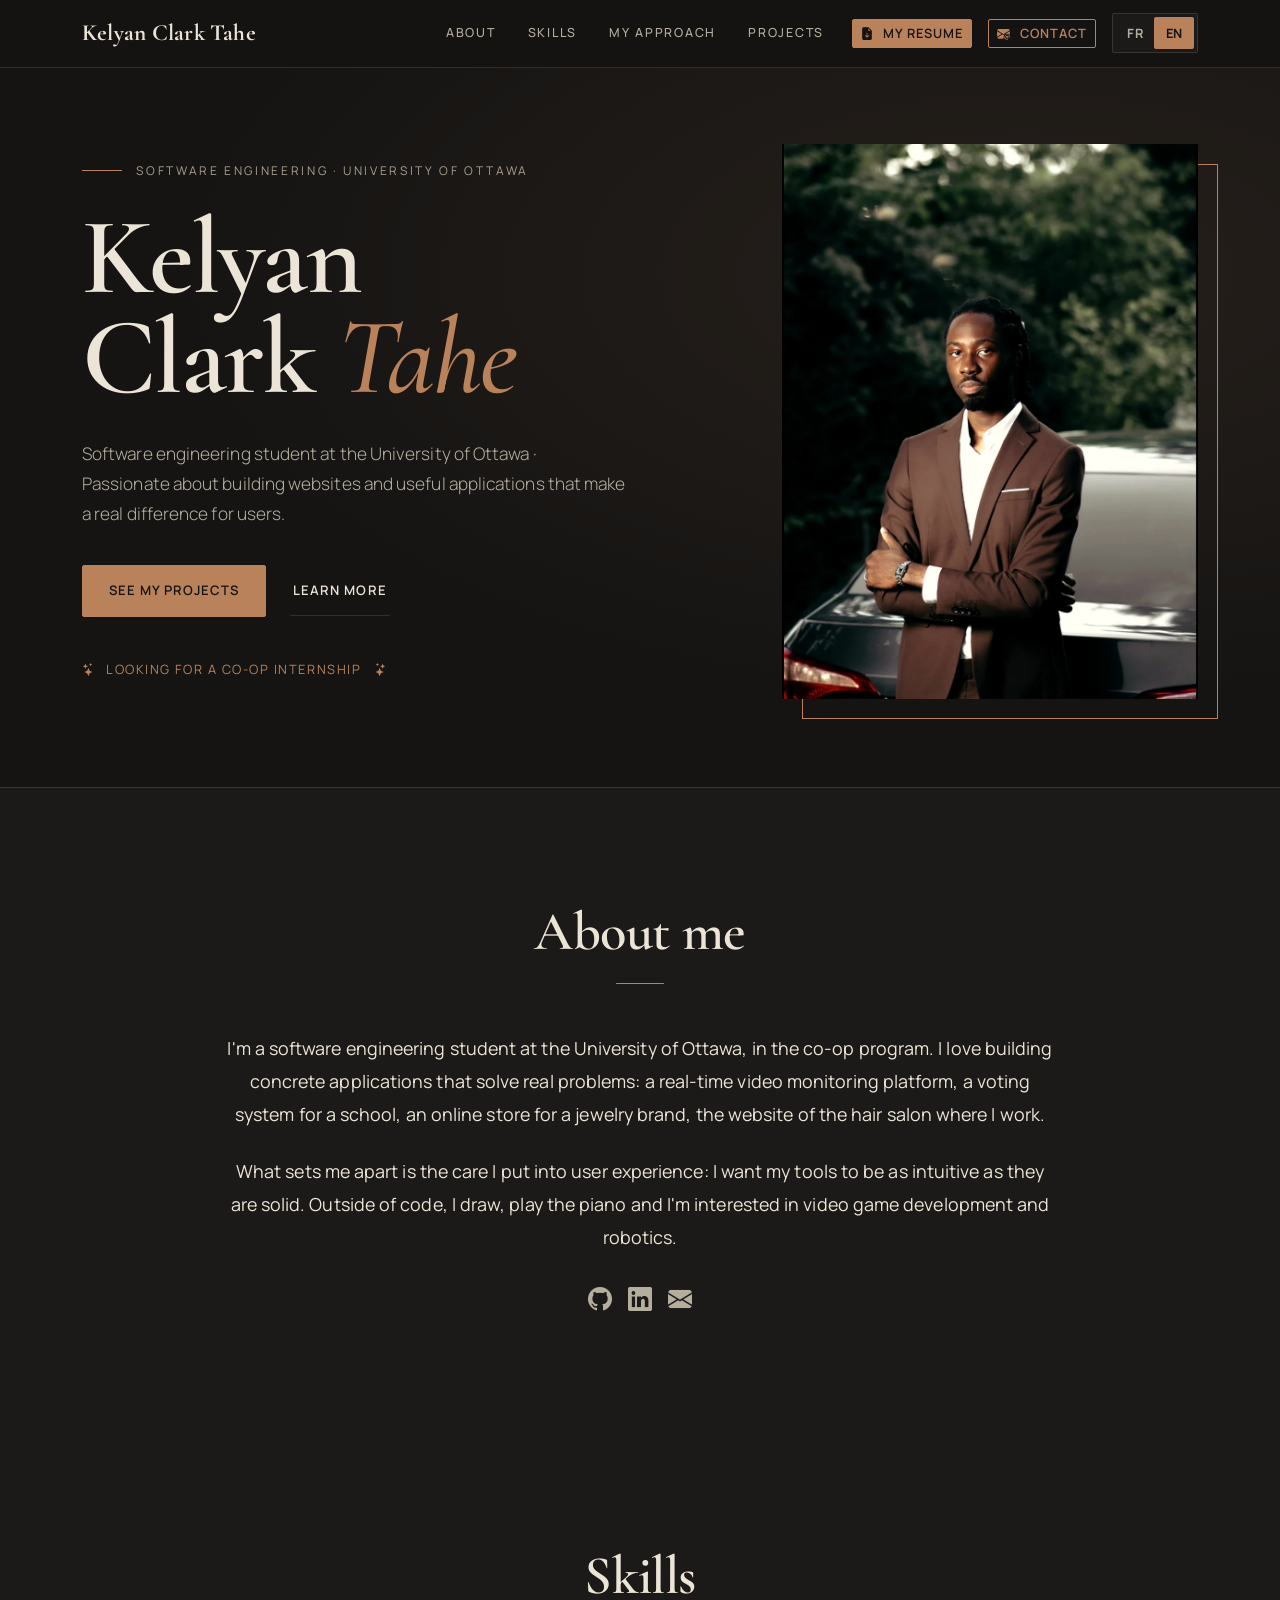
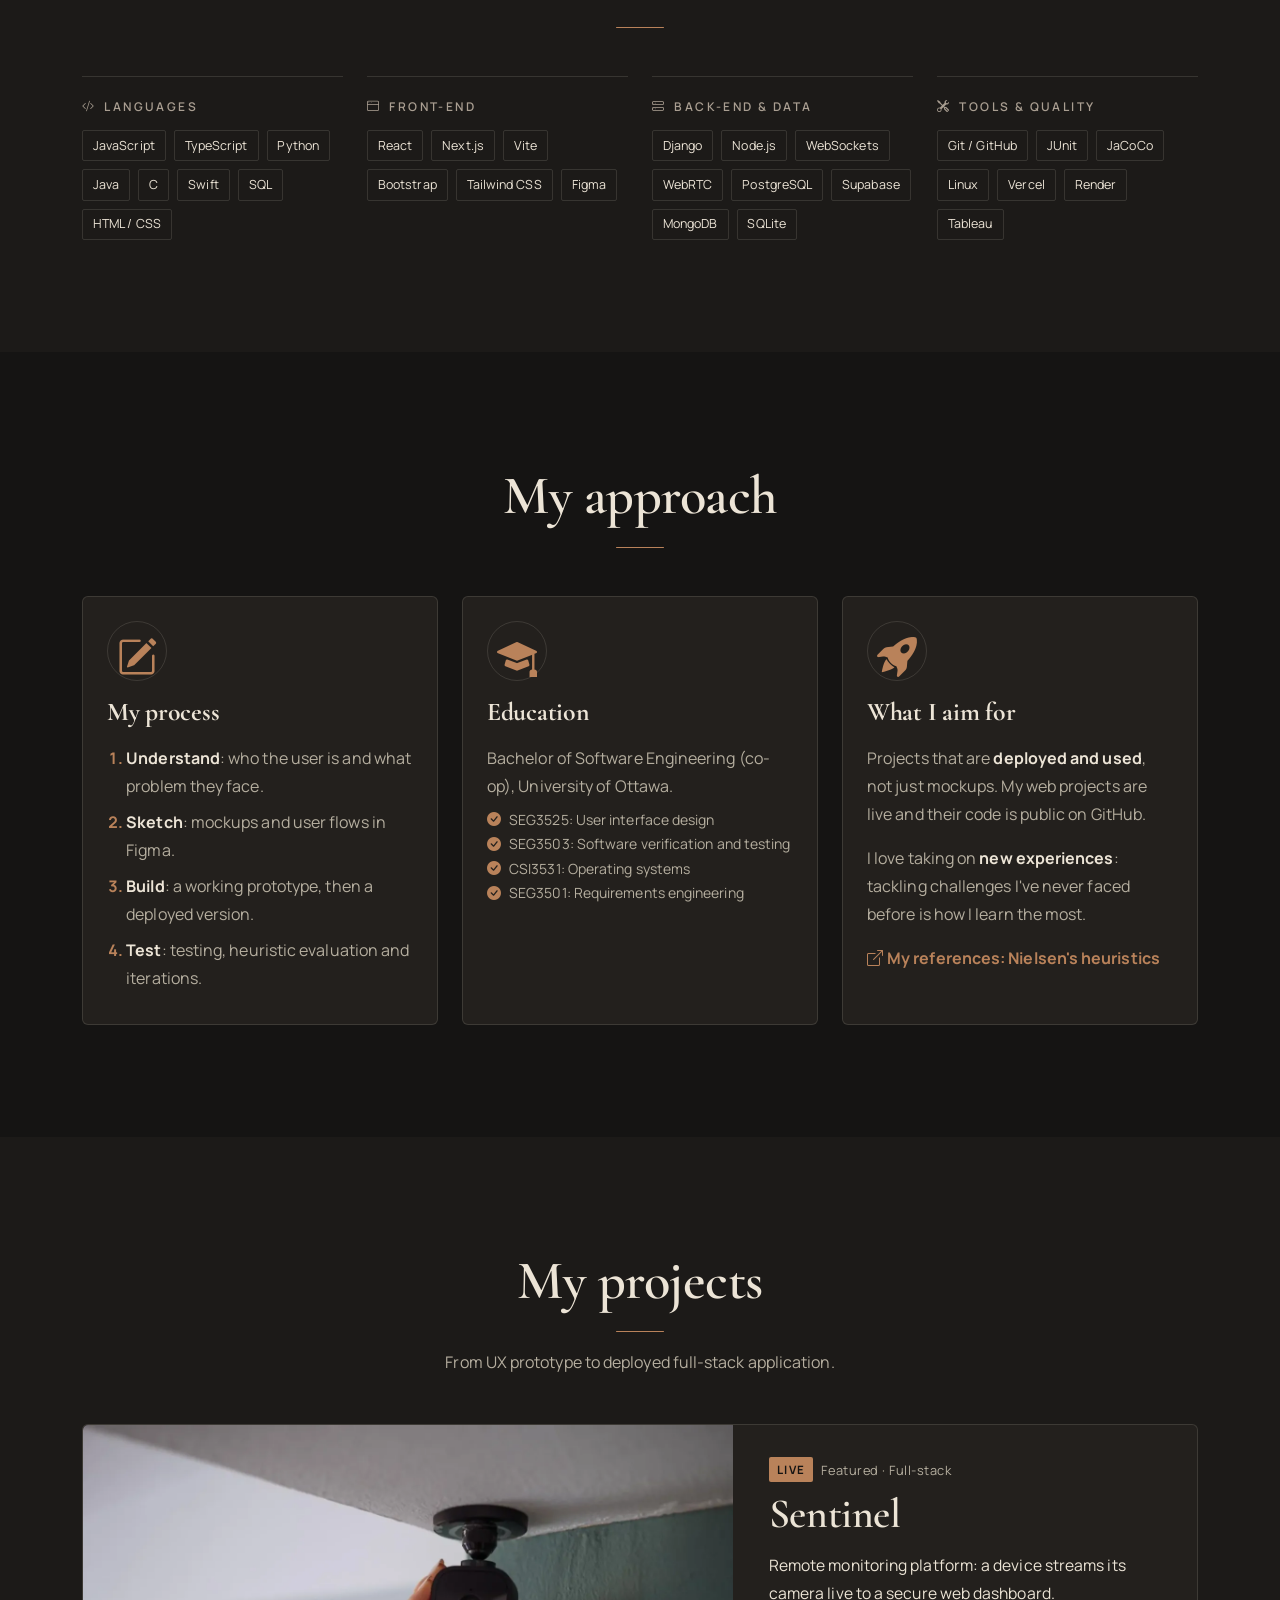
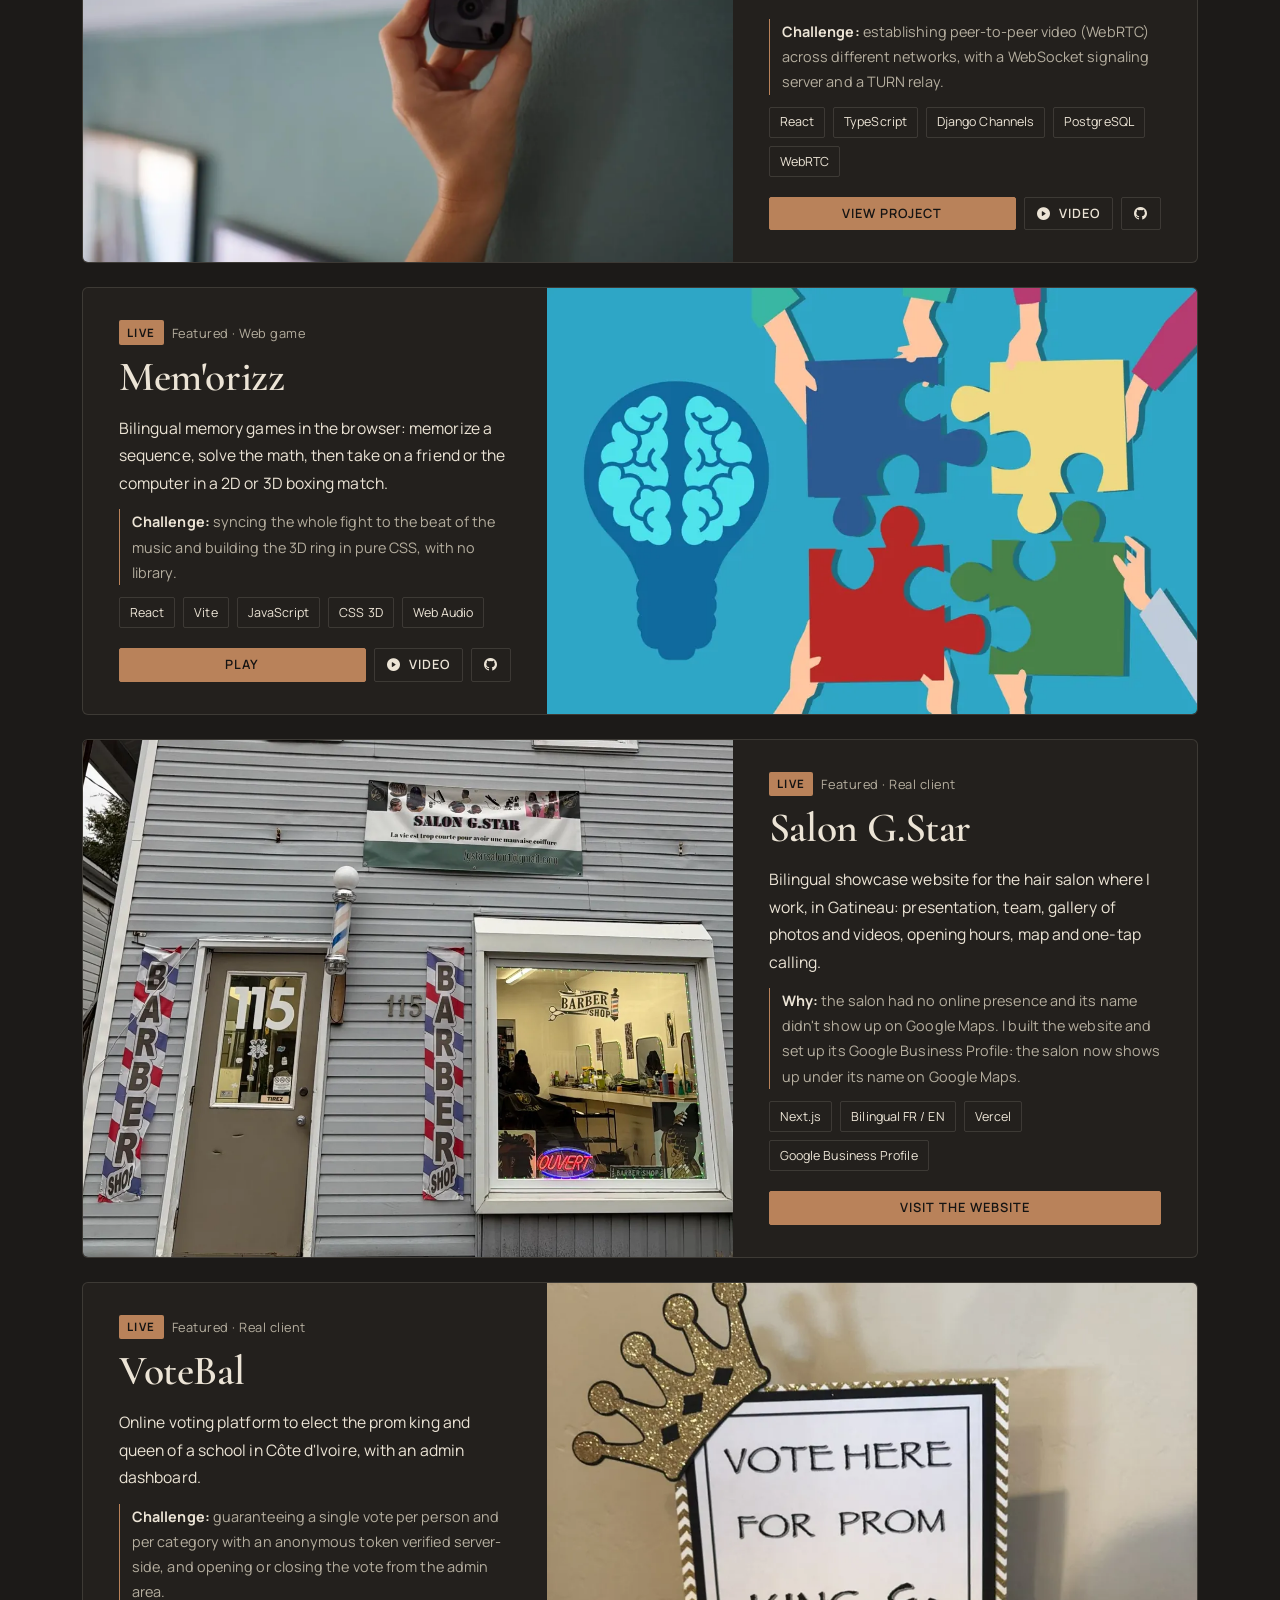
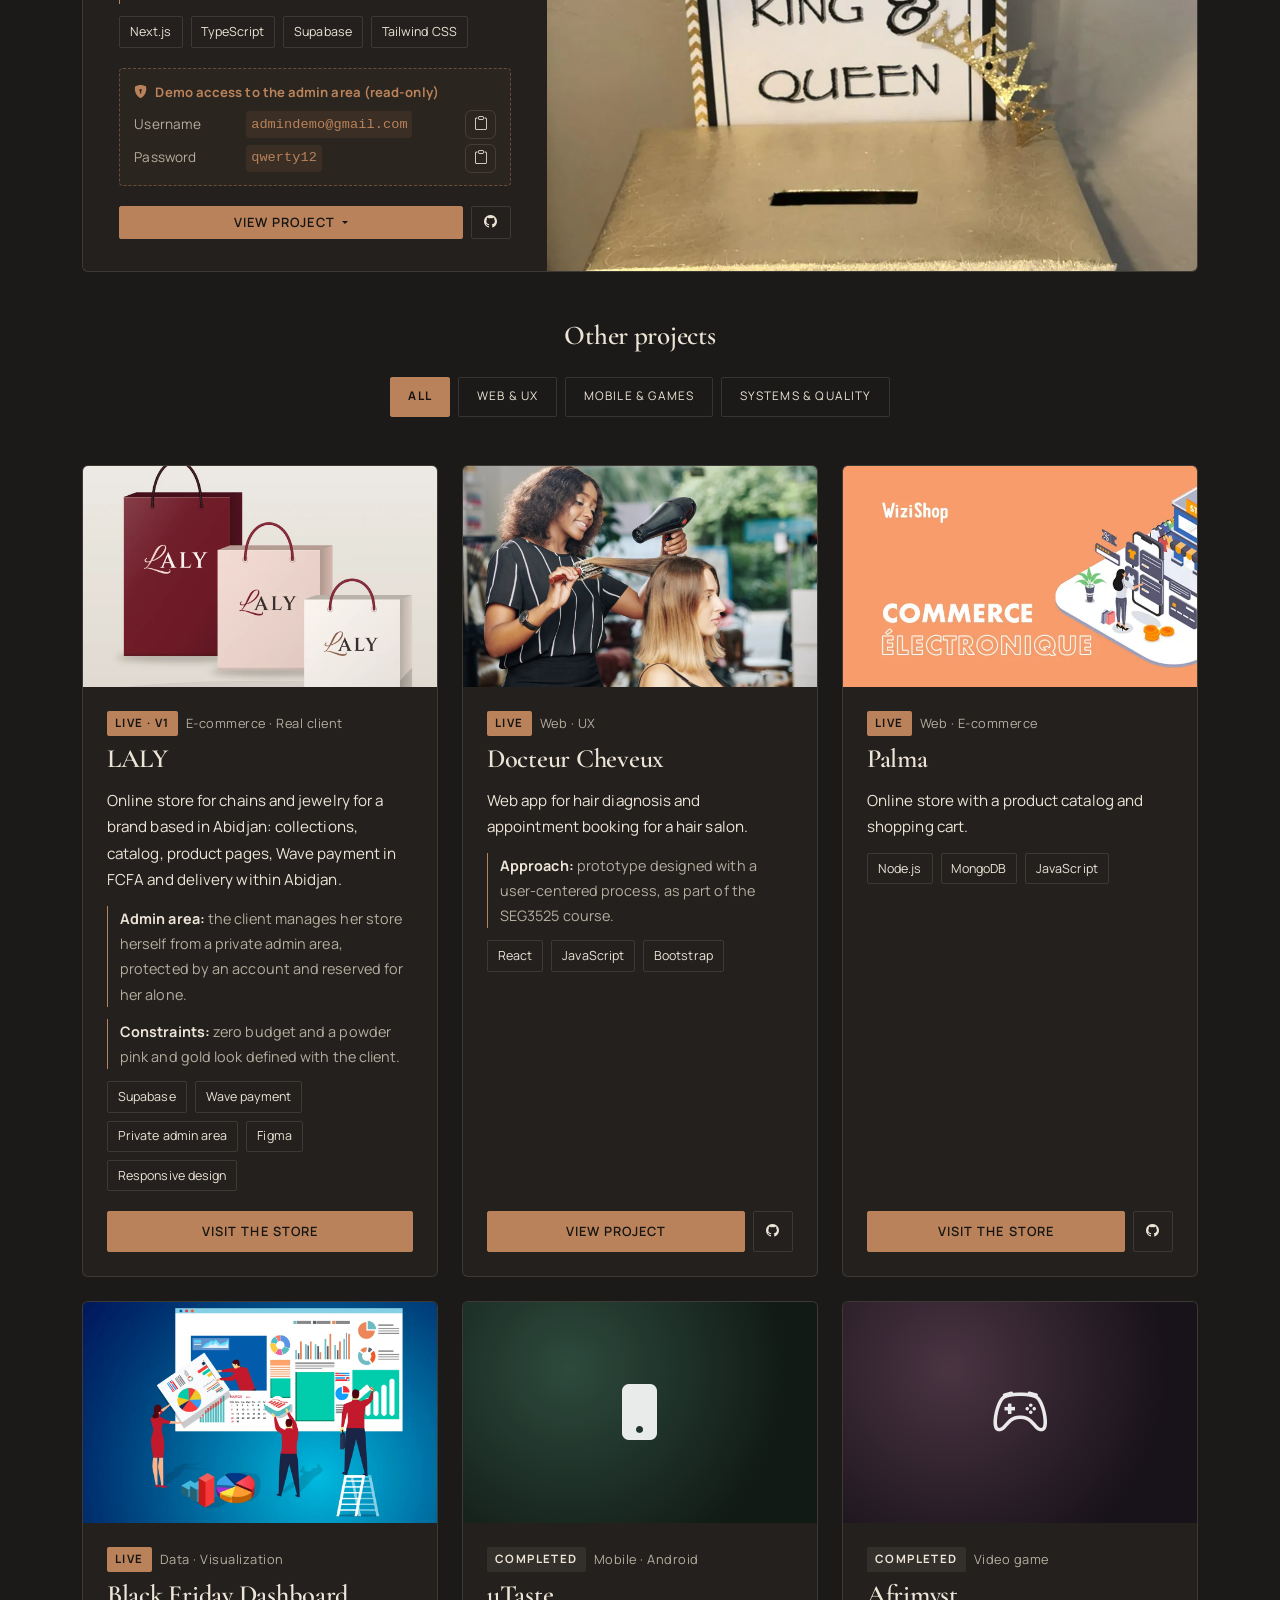
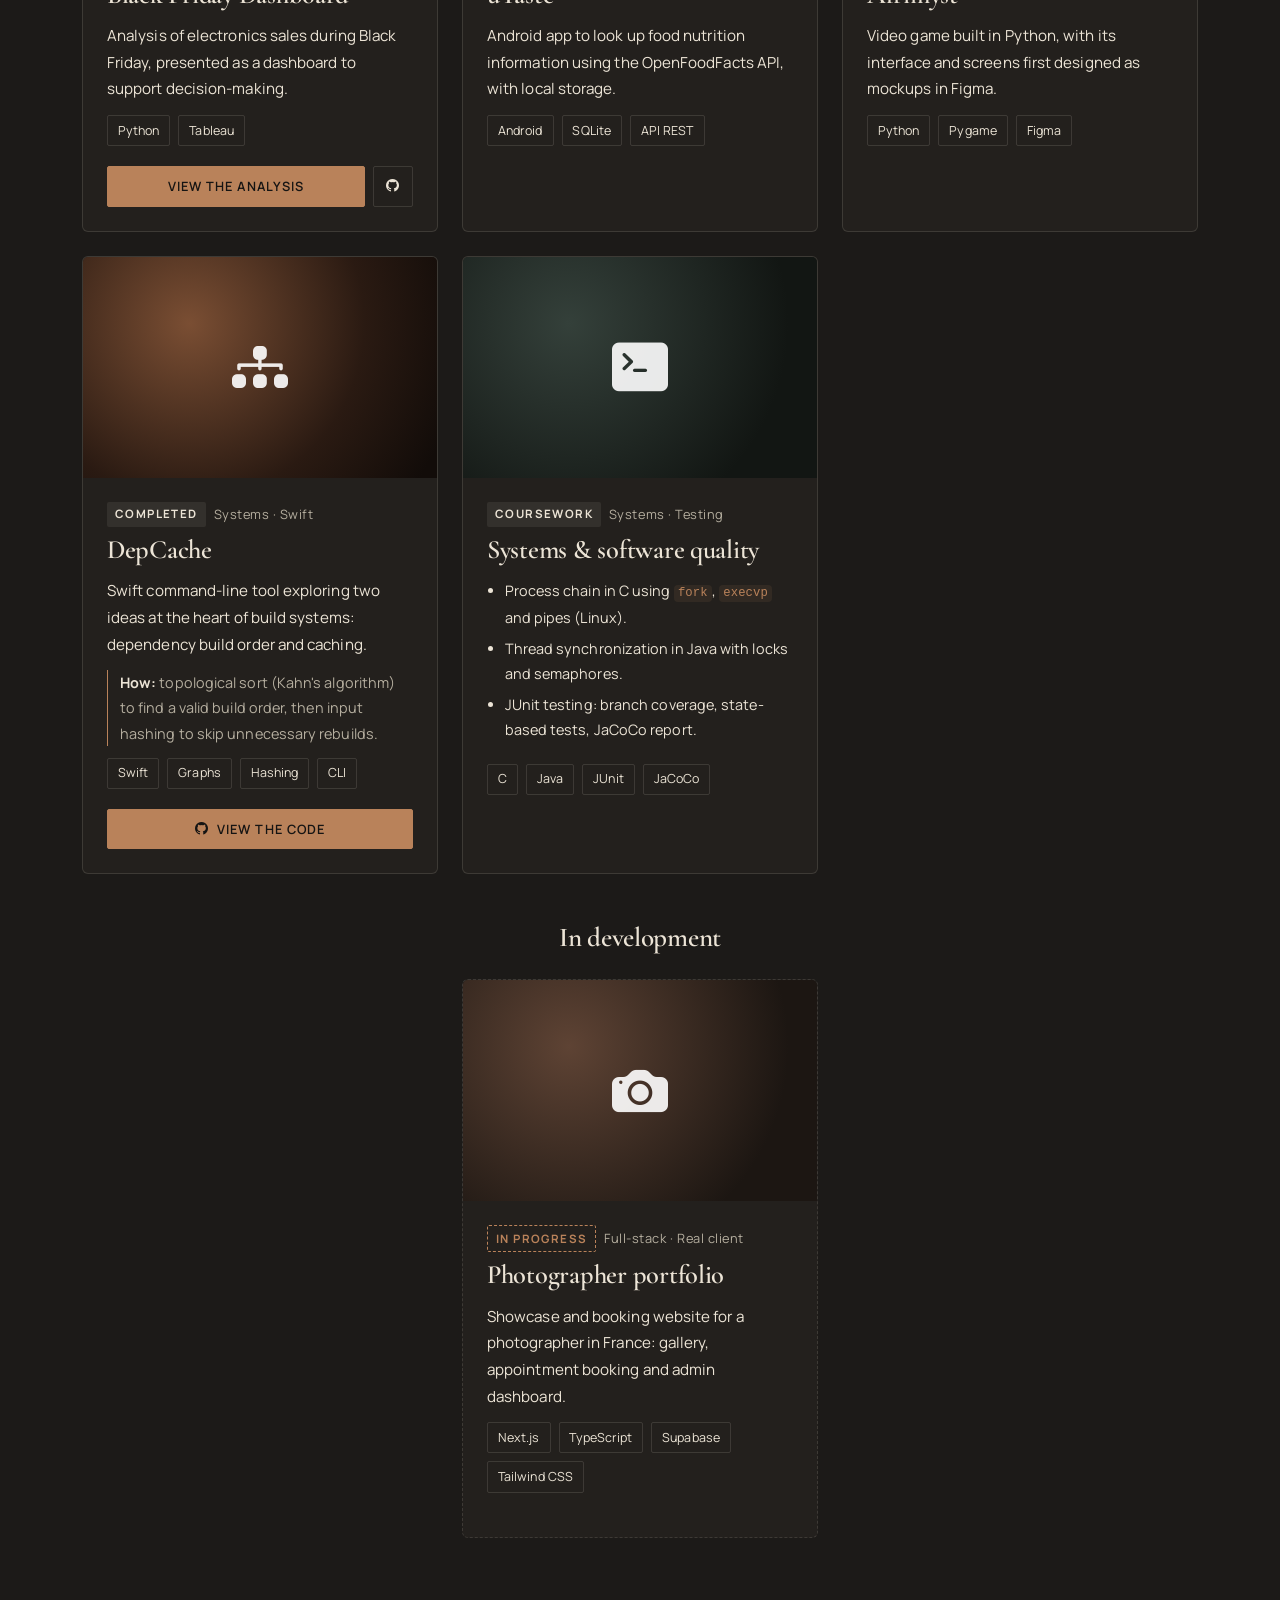
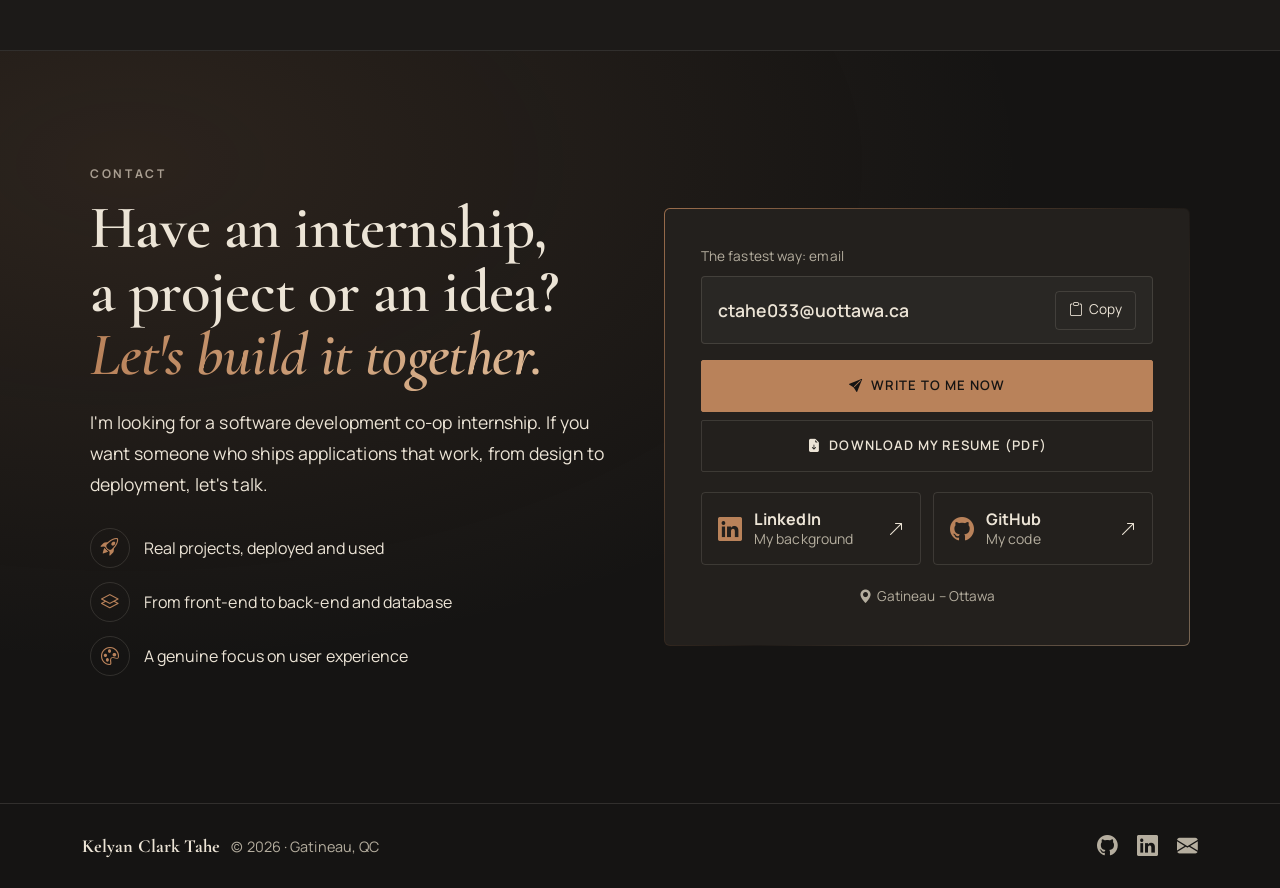
<file: index.html>
<!DOCTYPE html>
<html lang="fr">
<head>
  <meta charset="UTF-8">
  <meta name="viewport" content="width=device-width, initial-scale=1.0">
  <meta name="description" content="Portfolio de Kelyan Clark Tahe, étudiant en génie logiciel (coop) à l'Université d'Ottawa : applications web full-stack, temps réel, design UI/UX." data-i18n-attr="content:meta.description">
  <meta name="author" content="Kelyan Clark Tahe">
  <meta property="og:title" content="Kelyan Clark Tahe — Portfolio">
  <meta property="og:description" content="Étudiant en génie logiciel (coop) à l'Université d'Ottawa. Projets web full-stack, temps réel et UI/UX.">
  <meta property="og:image" content="assets/portrait.webp">
  <meta name="theme-color" content="#151413">

  <title>Kelyan Clark Tahe — Portfolio</title>

  <!-- ── Bootstrap CSS ── -->
  <link href="https://cdn.jsdelivr.net/npm/bootstrap@5.0.2/dist/css/bootstrap.min.css" rel="stylesheet" integrity="sha384-EVSTQN3/azprG1Anm3QDgpJLIm9Nao0Yz1ztcQTwFspd3yD65VohhpuuCOmLASjC" crossorigin="anonymous">

  <!-- ── Bootstrap Icons ── -->
  <link rel="stylesheet" href="https://cdn.jsdelivr.net/npm/bootstrap-icons@1.11.3/font/bootstrap-icons.min.css">

  <!-- ── Google Fonts ── -->
  <link rel="preconnect" href="https://fonts.googleapis.com">
  <link rel="preconnect" href="https://fonts.gstatic.com" crossorigin>
  <link href="https://fonts.googleapis.com/css2?family=Cormorant+Garamond:ital,wght@0,500;0,600;0,700;1,500;1,600&family=Manrope:wght@400;500;600;700&display=swap" rel="stylesheet">

  <!-- ── Mon CSS ── -->
  <link rel="stylesheet" href="css/style.css">
  <link rel="stylesheet" href="css/theme-classe.css">
  <script>document.documentElement.classList.add('js');</script>
</head>
<body>

  <a class="skip-link" href="#main" data-i18n="nav.skip">Aller au contenu</a>

  <!-- ═════════════ NAVBAR ═════════════ -->
  <nav class="navbar navbar-expand-lg navbar-dark fixed-top" id="main-nav" aria-label="Navigation principale" data-i18n-attr="aria-label:nav.aria">
    <div class="container">
      <a class="navbar-brand fw-bold" href="#hero">Kelyan Clark Tahe</a>

      <!-- Sélecteur de langue : toujours visible, même sur téléphone -->
      <div class="lang-switch ms-auto me-2 me-lg-0 ms-lg-3 order-lg-last" role="group" aria-label="Langue / Language">
        <button type="button" class="lang-btn active" data-lang="fr" aria-pressed="true" lang="fr" title="Français">FR</button>
        <button type="button" class="lang-btn" data-lang="en" aria-pressed="false" lang="en" title="English">EN</button>
      </div>

      <button class="navbar-toggler" type="button" data-bs-toggle="collapse" data-bs-target="#navMenu"
              aria-controls="navMenu" aria-expanded="false" aria-label="Ouvrir le menu" data-i18n-attr="aria-label:nav.menu">
        <span class="navbar-toggler-icon"></span>
      </button>

      <div class="collapse navbar-collapse" id="navMenu">
        <ul class="navbar-nav ms-auto gap-lg-2 align-items-lg-center">
          <li class="nav-item"><a class="nav-link" href="#about" data-i18n="nav.about">À propos</a></li>
          <li class="nav-item"><a class="nav-link" href="#skills" data-i18n="nav.skills">Compétences</a></li>
          <li class="nav-item"><a class="nav-link" href="#work" data-i18n="nav.work">Mon approche</a></li>
          <li class="nav-item"><a class="nav-link" href="#projects" data-i18n="nav.projects">Projets</a></li>
          <li class="nav-item">
            <a class="btn btn-primary btn-sm ms-lg-2 mt-2 mt-lg-0" href="assets/cv/CV_Kelyan_Clark_Tahe_FR.pdf" download data-i18n-attr="href:cv.href" target="_blank" rel="noopener">
              <i class="bi bi-file-earmark-arrow-down-fill me-2" aria-hidden="true"></i><span data-i18n="cv.nav">Mon CV</span>
            </a>
          </li>
          <li class="nav-item">
            <a class="btn btn-outline-primary btn-sm ms-lg-2 my-2 my-lg-0" href="#contact">
              <i class="bi bi-envelope-at-fill me-2" aria-hidden="true"></i><span data-i18n="nav.contact">Contact</span>
            </a>
          </li>
        </ul>
      </div>
    </div>
  </nav>

  <main id="main">

    <!-- ═════════════ HÉRO (version d'origine) ═════════════ -->
    <section id="hero" class="hero-classe">
      <div class="container">
        <div class="hero-grid">

          <!-- Texte de présentation -->
          <div class="hero-copy">
            <p class="hero-eyebrow"><span data-i18n="hero.eyebrow">Génie logiciel · Université d'Ottawa</span></p>
            <h1 class="hero-name">Kelyan<br>Clark <em>Tahe</em></h1>
            <p class="lead hero-lead" data-i18n="hero.lead">
              Étudiant en génie logiciel à l'Université d'Ottawa ·
              Passionné par la création de sites web et d'applications utiles qui impactent les utilisateurs.
            </p>
            <div class="hero-actions">
              <a href="#projects" class="btn btn-primary btn-lg" data-i18n="hero.cta1">Voir mes projets</a>
              <a href="#about" class="btn btn-quiet btn-lg" data-i18n="hero.cta2">En savoir plus</a>
            </div>
            <p class="hero-tag">
              <i class="bi bi-stars" aria-hidden="true"></i>
              <span data-i18n="hero.tag">À la recherche d'un stage coop</span>
              <i class="bi bi-stars" aria-hidden="true"></i>
            </p>
          </div>

          <!-- Portrait -->
          <figure class="hero-portrait">
            <div class="portrait-frame">
              <img src="assets/portrait.webp" alt="Photo de Kelyan Clark Tahe" data-i18n-attr="alt:hero.photo" width="900" height="1330">
            </div>
          </figure>

        </div>
      </div>
    </section>

    <!-- ═════════════ À PROPOS ═════════════ -->
    <section id="about" class="py-section">
      <div class="container">
        <div class="section-header text-center mb-5 reveal">
          <h2 class="section-title" data-i18n="about.title">À propos de moi</h2>
          <div class="section-divider mx-auto"></div>
        </div>

        <div class="row">
          <div class="col-lg-9 mx-auto text-center reveal">
            <p class="fs-5 mb-4" data-i18n="about.p1">
              Je suis étudiant en génie logiciel à l'Université d'Ottawa, dans le programme coop.
              J'aime construire des applications concrètes qui résolvent de vrais problèmes :
              une plateforme de surveillance vidéo en temps réel, un système de vote pour une école,
              une boutique en ligne pour une marque de bijoux, le site du salon de coiffure où je travaille.
            </p>
            <p class="fs-5 mb-4" data-i18n="about.p2">
              Ce qui me distingue, c'est le soin que je porte à l'expérience utilisateur :
              je veux que mes outils soient aussi intuitifs qu'ils sont solides.
              En dehors du code, je dessine, je joue du piano et je m'intéresse au développement
              de jeux vidéo et à la robotique.
            </p>

            <div class="d-flex justify-content-center gap-3">
              <a href="https://github.com/Tahe-clark" aria-label="GitHub de Kelyan Clark Tahe" class="social-link" target="_blank" rel="noopener">
                <i class="bi bi-github fs-4" aria-hidden="true"></i>
              </a>
              <a href="https://linkedin.com/in/clark-tahe" aria-label="LinkedIn de Kelyan Clark Tahe" class="social-link" target="_blank" rel="noopener">
                <i class="bi bi-linkedin fs-4" aria-hidden="true"></i>
              </a>
              <a href="mailto:ctahe033@uottawa.ca" aria-label="Courriel de Kelyan Clark Tahe" data-i18n-attr="aria-label:social.email" class="social-link">
                <i class="bi bi-envelope-fill fs-4" aria-hidden="true"></i>
              </a>
            </div>
          </div>
        </div>
      </div>
    </section>

    <!-- ═════════════ COMPÉTENCES ═════════════ -->
    <section id="skills" class="py-section bg-section-alt">
      <div class="container">
        <div class="section-header text-center mb-5 reveal">
          <h2 class="section-title" data-i18n="skills.title">Compétences</h2>
          <div class="section-divider mx-auto"></div>
        </div>

        <div class="row g-4 row-cols-1 row-cols-md-2 row-cols-lg-4">
          <div class="col reveal">
            <div class="skill-group h-100">
              <h3><i class="bi bi-code-slash me-2" aria-hidden="true"></i><span data-i18n="skills.lang">Langages</span></h3>
              <ul class="tech-list">
                <li>JavaScript</li><li>TypeScript</li><li>Python</li><li>Java</li>
                <li>C</li><li>Swift</li><li>SQL</li><li>HTML / CSS</li>
              </ul>
            </div>
          </div>
          <div class="col reveal">
            <div class="skill-group h-100">
              <h3><i class="bi bi-window me-2" aria-hidden="true"></i>Front-end</h3>
              <ul class="tech-list">
                <li>React</li><li>Next.js</li><li>Vite</li>
                <li>Bootstrap</li><li>Tailwind CSS</li><li>Figma</li>
              </ul>
            </div>
          </div>
          <div class="col reveal">
            <div class="skill-group h-100">
              <h3><i class="bi bi-hdd-stack me-2" aria-hidden="true"></i><span data-i18n="skills.back">Back-end et données</span></h3>
              <ul class="tech-list">
                <li>Django</li><li>Node.js</li><li>WebSockets</li><li>WebRTC</li>
                <li>PostgreSQL</li><li>Supabase</li><li>MongoDB</li><li>SQLite</li>
              </ul>
            </div>
          </div>
          <div class="col reveal">
            <div class="skill-group h-100">
              <h3><i class="bi bi-tools me-2" aria-hidden="true"></i><span data-i18n="skills.tools">Outils et qualité</span></h3>
              <ul class="tech-list">
                <li>Git / GitHub</li><li>JUnit</li><li>JaCoCo</li><li>Linux</li>
                <li>Vercel</li><li>Render</li><li>Tableau</li>
              </ul>
            </div>
          </div>
        </div>
      </div>
    </section>

    <!-- ═════════════ MON APPROCHE ═════════════ -->
    <section id="work" class="py-section">
      <div class="container">
        <div class="section-header text-center mb-5 reveal">
          <h2 class="section-title" data-i18n="work.title">Mon approche</h2>
          <div class="section-divider mx-auto"></div>
        </div>

        <div class="row g-4">

          <div class="col-md-6 col-lg-4 reveal">
            <div class="feature-card h-100 p-4">
              <div class="feature-icon mb-3"><i class="bi bi-pencil-square fs-1" aria-hidden="true"></i></div>
              <h3 class="h5 fw-bold" data-i18n="work.process.title">Mon processus</h3>
              <ol class="process-list">
                <li data-i18n="work.process.1"><strong>Comprendre</strong> : qui est l'utilisateur et quel problème il vit.</li>
                <li data-i18n="work.process.2"><strong>Esquisser</strong> : maquettes et parcours dans Figma.</li>
                <li data-i18n="work.process.3"><strong>Construire</strong> : prototype fonctionnel, puis version déployée.</li>
                <li data-i18n="work.process.4"><strong>Tester</strong> : tests, évaluation heuristique et itérations.</li>
              </ol>
            </div>
          </div>

          <div class="col-md-6 col-lg-4 reveal">
            <div class="feature-card h-100 p-4">
              <div class="feature-icon mb-3"><i class="bi bi-mortarboard-fill fs-1" aria-hidden="true"></i></div>
              <h3 class="h5 fw-bold" data-i18n="work.edu.title">Formation</h3>
              <p class="mb-2" data-i18n="work.edu.degree">Baccalauréat en génie logiciel (coop), Université d'Ottawa.</p>
              <ul class="list-unstyled small mb-0">
                <li><i class="bi bi-check-circle-fill me-2" aria-hidden="true"></i><span data-i18n="work.edu.1">SEG3525 : conception d'interfaces usagers</span></li>
                <li><i class="bi bi-check-circle-fill me-2" aria-hidden="true"></i><span data-i18n="work.edu.2">SEG3503 : vérification et tests logiciels</span></li>
                <li><i class="bi bi-check-circle-fill me-2" aria-hidden="true"></i><span data-i18n="work.edu.3">CSI3531 : systèmes d'exploitation</span></li>
                <li><i class="bi bi-check-circle-fill me-2" aria-hidden="true"></i><span data-i18n="work.edu.4">SEG3501 : ingénierie des exigences</span></li>
              </ul>
            </div>
          </div>

          <div class="col-md-12 col-lg-4 reveal">
            <div class="feature-card h-100 p-4">
              <div class="feature-icon mb-3"><i class="bi bi-rocket-takeoff-fill fs-1" aria-hidden="true"></i></div>
              <h3 class="h5 fw-bold" data-i18n="work.goal.title">Ce que je vise</h3>
              <p data-i18n="work.goal.p1">
                Des projets <strong>déployés et utilisés</strong>, pas seulement des maquettes.
                Mes projets web sont en ligne et leur code est public sur GitHub.
              </p>
              <p data-i18n="work.goal.p2">
                J'adore vivre de <strong>nouvelles expériences</strong> : c'est en relevant des défis
                que je n'ai jamais rencontrés que j'apprends le plus.
              </p>
              <a href="https://www.nngroup.com/articles/ten-usability-heuristics/" target="_blank" rel="noopener" class="text-decoration-none">
                <i class="bi bi-box-arrow-up-right me-1" aria-hidden="true"></i><span data-i18n="work.goal.link">Mes références : heuristiques de Nielsen</span>
              </a>
            </div>
          </div>

        </div>
      </div>
    </section>

    <!-- ═════════════ PROJETS ═════════════ -->
    <section id="projects" class="py-section bg-section-alt">
      <div class="container">
        <div class="section-header text-center mb-5 reveal">
          <h2 class="section-title" data-i18n="projects.title">Mes projets</h2>
          <div class="section-divider mx-auto"></div>
          <p class="section-subtitle mt-3" data-i18n="projects.subtitle">Du prototype UX à l'application full-stack déployée.</p>
        </div>

        <!-- ── Projets phares (grand format) ── -->

        <!-- Sentinel -->
        <article class="project-feature mb-4 reveal">
          <div class="row g-0">
            <div class="col-lg-7">
              <a class="feature-media" href="https://sentinel-web-snowy.vercel.app/" target="_blank" rel="noopener" aria-label="Ouvrir Sentinel" data-i18n-attr="aria-label:p.sentinel.open">
                <img src="assets/sentinel-camera.webp" alt="Main qui installe une caméra de surveillance au plafond" data-i18n-attr="alt:p.sentinel.alt" width="1400" height="931" loading="lazy" decoding="async">
              </a>
            </div>
            <div class="col-lg-5">
              <div class="feature-body">
                <div class="project-meta"><span class="status status-live" data-i18n="status.live">En ligne</span><span data-i18n="p.sentinel.cat">Projet phare · Full-stack</span></div>
                <h3 class="feature-title">Sentinel</h3>
                <p data-i18n="p.sentinel.desc">Plateforme de surveillance à distance : un appareil diffuse sa caméra en direct vers un tableau de bord web sécurisé.</p>
                <p class="project-highlight" data-i18n="p.sentinel.challenge"><strong>Défi :</strong> établir la vidéo pair-à-pair (WebRTC) entre réseaux différents, avec un serveur de signalisation WebSocket et un relais TURN.</p>
                <ul class="tech-list">
                  <li>React</li><li>TypeScript</li><li>Django Channels</li><li>PostgreSQL</li><li>WebRTC</li>
                </ul>
                <div class="project-links">
                  <a href="https://sentinel-web-snowy.vercel.app/" target="_blank" rel="noopener" class="btn btn-primary flex-fill" data-i18n="btn.view">Voir le projet</a>
                  <button type="button" class="btn btn-ghost video-btn" data-video-title="Sentinel" data-video-fr="assets/videos/sentinel-fr.mp4" data-video-en="assets/videos/sentinel-en.mp4">
                    <i class="bi bi-play-circle-fill me-2" aria-hidden="true"></i><span data-i18n="btn.video">Vidéo</span>
                  </button>
                  <a href="https://github.com/Tahe-clark/Sentinel" target="_blank" rel="noopener" class="btn btn-ghost" aria-label="Code source de Sentinel sur GitHub" data-i18n-attr="aria-label:p.sentinel.code"><i class="bi bi-github" aria-hidden="true"></i></a>
                </div>
              </div>
            </div>
          </div>
        </article>

        <!-- Memorizz (image à droite sur ordinateur) -->
        <article class="project-feature mb-4 reveal">
          <div class="row g-0">
            <div class="col-lg-7 order-lg-2">
              <a class="feature-media" href="https://memorizz-three.vercel.app/" target="_blank" rel="noopener" aria-label="Jouer à Memorizz" data-i18n-attr="aria-label:p.mem.open">
                <img src="assets/jeu-de-memoire.webp" alt="Aperçu du jeu Memorizz" data-i18n-attr="alt:p.mem.alt" width="900" height="580" loading="lazy" decoding="async">
              </a>
            </div>
            <div class="col-lg-5 order-lg-1">
              <div class="feature-body">
                <div class="project-meta"><span class="status status-live" data-i18n="status.live">En ligne</span><span data-i18n="p.mem.cat">Projet phare · Jeu web</span></div>
                <h3 class="feature-title">Mem'orizz</h3>
                <p data-i18n="p.mem.desc">Jeux de mémoire bilingues dans le navigateur : mémorise une séquence, résous les calculs, puis affronte un ami ou l'ordinateur dans un combat de boxe en 2D ou en 3D.</p>
                <p class="project-highlight" data-i18n="p.mem.challenge"><strong>Défi :</strong> caler tout le combat sur le tempo de la musique et construire le ring 3D uniquement en CSS, sans bibliothèque.</p>
                <ul class="tech-list">
                  <li>React</li><li>Vite</li><li>JavaScript</li><li>CSS 3D</li><li>Web Audio</li>
                </ul>
                <div class="project-links">
                  <a href="https://memorizz-three.vercel.app/" target="_blank" rel="noopener" class="btn btn-primary flex-fill" data-i18n="p.mem.btn">Jouer</a>
                  <button type="button" class="btn btn-ghost video-btn" data-video-title="Mem'orizz" data-video-fr="assets/videos/memorizz-fr.mp4" data-video-en="assets/videos/memorizz-en.mp4">
                    <i class="bi bi-play-circle-fill me-2" aria-hidden="true"></i><span data-i18n="btn.video">Vidéo</span>
                  </button>
                  <a href="https://github.com/Tahe-clark/memorizz" target="_blank" rel="noopener" class="btn btn-ghost" aria-label="Code source de Memorizz sur GitHub" data-i18n-attr="aria-label:p.mem.code"><i class="bi bi-github" aria-hidden="true"></i></a>
                </div>
              </div>
            </div>
          </div>
        </article>

        <!-- Salon G.Star (image à gauche) -->
        <article class="project-feature mb-4 reveal">
          <div class="row g-0">
            <div class="col-lg-7">
              <a class="feature-media" href="https://gstarsalon.vercel.app/fr" target="_blank" rel="noopener" aria-label="Ouvrir le site du Salon G.Star" data-i18n-attr="aria-label:p.salon.open">
                <img src="assets/salon-gstar.webp" alt="Devanture du Salon G.Star à Gatineau" data-i18n-attr="alt:p.salon.alt" width="1300" height="996" loading="lazy" decoding="async">
              </a>
            </div>
            <div class="col-lg-5">
              <div class="feature-body">
                <div class="project-meta"><span class="status status-live" data-i18n="status.live">En ligne</span><span data-i18n="p.salon.cat">Projet phare · Client réel</span></div>
                <h3 class="feature-title">Salon G.Star</h3>
                <p data-i18n="p.salon.desc">Site vitrine bilingue du salon de coiffure où je travaille, à Gatineau : présentation, équipe, galerie de réalisations en photos et vidéos, horaires, carte et appel en un clic.</p>
                <p class="project-highlight" data-i18n="p.salon.why"><strong>Pourquoi :</strong> le salon n'avait aucune présence en ligne et son nom n'apparaissait pas sur Google Maps. J'ai créé le site et mis en place sa fiche Google : le salon apparaît maintenant sous son nom sur Google Maps.</p>
                <ul class="tech-list">
                  <li>Next.js</li><li data-i18n="p.salon.t1">Bilingue FR / EN</li><li>Vercel</li><li>Google Business Profile</li>
                </ul>
                <div class="project-links">
                  <a href="https://gstarsalon.vercel.app/fr" target="_blank" rel="noopener" class="btn btn-primary flex-fill" data-i18n="p.salon.btn">Voir le site</a>
                </div>
              </div>
            </div>
          </div>
        </article>

        <!-- VoteBal (image à droite sur ordinateur) -->
        <article class="project-feature mb-4 reveal">
          <div class="row g-0">
            <div class="col-lg-7 order-lg-2">
              <a class="feature-media media-portrait" href="https://prom-vote-platform.vercel.app/vote" target="_blank" rel="noopener" aria-label="Ouvrir VoteBal" data-i18n-attr="aria-label:p.vote.open">
                <img src="assets/votebal-urne.webp" alt="Urne de vote dorée pour élire le roi et la reine du bal" data-i18n-attr="alt:p.vote.alt" width="1000" height="1333" loading="lazy" decoding="async">
              </a>
            </div>
            <div class="col-lg-5 order-lg-1">
              <div class="feature-body">
                <div class="project-meta"><span class="status status-live" data-i18n="status.live">En ligne</span><span data-i18n="p.vote.cat">Projet phare · Client réel</span></div>
                <h3 class="feature-title">VoteBal</h3>
                <p data-i18n="p.vote.desc">Plateforme de vote en ligne pour élire le roi et la reine du bal d'une école en Côte d'Ivoire, avec tableau de bord administrateur.</p>
                <p class="project-highlight" data-i18n="p.vote.challenge"><strong>Défi :</strong> garantir un seul vote par personne et par catégorie grâce à un jeton anonyme vérifié côté serveur, et ouvrir ou fermer le vote depuis l'espace admin.</p>
                <ul class="tech-list">
                  <li>Next.js</li><li>TypeScript</li><li>Supabase</li><li>Tailwind CSS</li>
                </ul>
                <div class="demo-creds">
                  <p class="demo-creds-title"><i class="bi bi-shield-lock-fill me-2" aria-hidden="true"></i><span data-i18n="p.vote.demoTitle">Accès démo à l'espace admin (lecture seule)</span></p>
                  <div class="demo-row">
                    <span class="demo-label" data-i18n="p.vote.demoUser">Identifiant</span>
                    <code>admindemo@gmail.com</code>
                    <button type="button" class="copy-chip" data-copy="admindemo@gmail.com" aria-label="Copier l'identifiant" data-i18n-attr="aria-label:p.vote.copyUser"><i class="bi bi-clipboard" aria-hidden="true"></i></button>
                  </div>
                  <div class="demo-row">
                    <span class="demo-label" data-i18n="p.vote.demoPass">Mot de passe</span>
                    <code>qwerty12</code>
                    <button type="button" class="copy-chip" data-copy="qwerty12" aria-label="Copier le mot de passe" data-i18n-attr="aria-label:p.vote.copyPass"><i class="bi bi-clipboard" aria-hidden="true"></i></button>
                  </div>
                </div>
                <div class="project-links">
                  <!-- Menu à 2 choix : site de vote ou espace administrateur -->
                  <div class="dropdown flex-fill">
                    <button class="btn btn-primary w-100 dropdown-toggle" type="button" id="votebal-menu" data-bs-toggle="dropdown" aria-expanded="false">
                      <span data-i18n="btn.view">Voir le projet</span>
                    </button>
                    <ul class="dropdown-menu project-dropdown w-100" aria-labelledby="votebal-menu">
                      <li>
                        <a class="dropdown-item" href="https://prom-vote-platform.vercel.app/vote" target="_blank" rel="noopener">
                          <i class="bi bi-check2-square" aria-hidden="true"></i>
                          <span><strong data-i18n="p.vote.site">Le site de vote</strong><small data-i18n="p.vote.siteSub">Ce que voient les élèves</small></span>
                        </a>
                      </li>
                      <li>
                        <a class="dropdown-item" href="https://prom-vote-platform.vercel.app/admin/dashboard" target="_blank" rel="noopener">
                          <i class="bi bi-speedometer2" aria-hidden="true"></i>
                          <span><strong data-i18n="p.vote.admin">L'espace administrateur</strong><small data-i18n="p.vote.adminSub">Gestion des candidats et du vote</small></span>
                        </a>
                      </li>
                    </ul>
                  </div>
                  <a href="https://github.com/Tahe-clark/prom-vote-platform" target="_blank" rel="noopener" class="btn btn-ghost" aria-label="Code source de VoteBal sur GitHub" data-i18n-attr="aria-label:p.vote.code"><i class="bi bi-github" aria-hidden="true"></i></a>
                </div>
              </div>
            </div>
          </div>
        </article>

        <!-- ── Autres projets ── -->
        <h3 class="subsection-title text-center mt-5 mb-4 reveal" data-i18n="projects.others">Autres projets</h3>

        <div class="project-filters d-flex flex-wrap justify-content-center gap-2 mb-5 reveal" role="group" aria-label="Filtrer les projets" data-i18n-attr="aria-label:filter.aria">
          <button type="button" class="filter-btn active" data-filter="all" aria-pressed="true" data-i18n="filter.all">Tous</button>
          <button type="button" class="filter-btn" data-filter="web" aria-pressed="false" data-i18n="filter.web">Web et UX</button>
          <button type="button" class="filter-btn" data-filter="mobile" aria-pressed="false" data-i18n="filter.mobile">Mobile et jeux</button>
          <button type="button" class="filter-btn" data-filter="systems" aria-pressed="false" data-i18n="filter.systems">Systèmes et qualité</button>
        </div>

        <div class="row g-4 row-cols-1 row-cols-md-2 row-cols-lg-3" id="project-grid">

          <!-- LALY -->
          <div class="col project-item reveal" data-category="web">
            <article class="project-card h-100">
              <a class="project-cover" href="https://laly-boutique.vercel.app/" target="_blank" rel="noopener" aria-label="Ouvrir la boutique LALY" data-i18n-attr="aria-label:p.laly.open">
                <img src="assets/laly-sacs.webp" alt="Sacs d'emballage aux couleurs de la marque LALY" data-i18n-attr="alt:p.laly.alt" width="1200" height="852" loading="lazy" decoding="async">
              </a>
              <div class="project-body">
                <div class="project-meta"><span class="status status-live" data-i18n="status.v1">En ligne · V1</span><span data-i18n="p.laly.cat">E-commerce · Client réel</span></div>
                <h3>LALY</h3>
                <p data-i18n="p.laly.desc">Boutique en ligne de chaînes et bijoux pour une marque basée à Abidjan : collections, catalogue, fiches produits, paiement par Wave en FCFA et livraison à Abidjan.</p>
                <p class="project-highlight" data-i18n="p.laly.admin"><strong>Espace admin :</strong> la cliente gère elle-même sa boutique depuis un espace d'administration privé, protégé par un compte et réservé à elle seule.</p>
                <p class="project-highlight" data-i18n="p.laly.step"><strong>Contraintes :</strong> budget zéro et un univers rose poudré et or défini avec la cliente.</p>
                <ul class="tech-list">
                  <li>Supabase</li><li data-i18n="p.laly.t1">Paiement Wave</li><li data-i18n="p.laly.t3">Espace admin privé</li><li>Figma</li><li data-i18n="p.laly.t2">Design responsive</li>
                </ul>
                <div class="project-links">
                  <a href="https://laly-boutique.vercel.app/" target="_blank" rel="noopener" class="btn btn-primary flex-fill" data-i18n="p.palma.btn">Voir la boutique</a>
                </div>
              </div>
            </article>
          </div>

          <!-- Docteur Cheveux -->
          <div class="col project-item reveal" data-category="web">
            <article class="project-card h-100">
              <a class="project-cover" href="https://docteur-cheveux.vercel.app/" target="_blank" rel="noopener" aria-label="Ouvrir Docteur Cheveux" data-i18n-attr="aria-label:p.dc.open">
                <img src="assets/coiffeuse-profession.webp" alt="Aperçu du projet Docteur Cheveux" data-i18n-attr="alt:p.dc.alt" width="1200" height="800" loading="lazy" decoding="async">
              </a>
              <div class="project-body">
                <div class="project-meta"><span class="status status-live" data-i18n="status.live">En ligne</span><span>Web · UX</span></div>
                <h3>Docteur Cheveux</h3>
                <p data-i18n="p.dc.desc">Application web de diagnostic capillaire et de prise de rendez-vous pour un salon de coiffure.</p>
                <p class="project-highlight" data-i18n="p.dc.approach"><strong>Démarche :</strong> prototype conçu selon une démarche centrée sur l'utilisateur, dans le cadre du cours SEG3525.</p>
                <ul class="tech-list">
                  <li>React</li><li>JavaScript</li><li>Bootstrap</li>
                </ul>
                <div class="project-links">
                  <a href="https://docteur-cheveux.vercel.app/" target="_blank" rel="noopener" class="btn btn-primary flex-fill" data-i18n="btn.view">Voir le projet</a>
                  <a href="https://github.com/Tahe-clark/docteur-cheveux" target="_blank" rel="noopener" class="btn btn-ghost" aria-label="Code source de Docteur Cheveux sur GitHub" data-i18n-attr="aria-label:p.dc.code"><i class="bi bi-github" aria-hidden="true"></i></a>
                </div>
              </div>
            </article>
          </div>

          <!-- Palma -->
          <div class="col project-item reveal" data-category="web">
            <article class="project-card h-100">
              <a class="project-cover" href="https://palma-eta.vercel.app/" target="_blank" rel="noopener" aria-label="Ouvrir Palma" data-i18n-attr="aria-label:p.palma.open">
                <img src="assets/commerce-electronique.webp" alt="Aperçu de la boutique Palma" data-i18n-attr="alt:p.palma.alt" style="object-position: left center;" width="880" height="400" loading="lazy" decoding="async">
              </a>
              <div class="project-body">
                <div class="project-meta"><span class="status status-live" data-i18n="status.live">En ligne</span><span>Web · E-commerce</span></div>
                <h3>Palma</h3>
                <p data-i18n="p.palma.desc">Boutique en ligne avec catalogue de produits et panier d'achat.</p>
                <ul class="tech-list">
                  <li>Node.js</li><li>MongoDB</li><li>JavaScript</li>
                </ul>
                <div class="project-links">
                  <a href="https://palma-eta.vercel.app/" target="_blank" rel="noopener" class="btn btn-primary flex-fill" data-i18n="p.palma.btn">Voir la boutique</a>
                  <a href="https://github.com/Tahe-clark/palma" target="_blank" rel="noopener" class="btn btn-ghost" aria-label="Code source de Palma sur GitHub" data-i18n-attr="aria-label:p.palma.code"><i class="bi bi-github" aria-hidden="true"></i></a>
                </div>
              </div>
            </article>
          </div>

          <!-- Tableau de bord Black Friday -->
          <div class="col project-item reveal" data-category="web">
            <article class="project-card h-100">
              <a class="project-cover" href="https://black-friday-electronics-dashboard.vercel.app/" target="_blank" rel="noopener" aria-label="Ouvrir le tableau de bord Black Friday" data-i18n-attr="aria-label:p.bf.open">
                <img src="assets/analyse-bi.webp" alt="Aperçu du tableau de bord Black Friday" data-i18n-attr="alt:p.bf.alt" width="1200" height="737" loading="lazy" decoding="async">
              </a>
              <div class="project-body">
                <div class="project-meta"><span class="status status-live" data-i18n="status.live">En ligne</span><span data-i18n="p.bf.cat">Données · Visualisation</span></div>
                <h3 data-i18n="p.bf.title">Tableau de bord Black Friday</h3>
                <p data-i18n="p.bf.desc">Analyse des ventes d'électronique pendant le Black Friday, présentée sous forme de tableau de bord pour aider à la prise de décision.</p>
                <ul class="tech-list">
                  <li>Python</li><li>Tableau</li>
                </ul>
                <div class="project-links">
                  <a href="https://black-friday-electronics-dashboard.vercel.app/" target="_blank" rel="noopener" class="btn btn-primary flex-fill" data-i18n="p.bf.btn">Voir l'analyse</a>
                  <a href="https://github.com/Tahe-clark/black-friday-electronics-dashboard" target="_blank" rel="noopener" class="btn btn-ghost" aria-label="Code source du tableau de bord sur GitHub" data-i18n-attr="aria-label:p.bf.code"><i class="bi bi-github" aria-hidden="true"></i></a>
                </div>
              </div>
            </article>
          </div>

          <!-- uTaste -->
          <div class="col project-item reveal" data-category="mobile">
            <article class="project-card h-100">
              <div class="project-cover cover-icon cover-mobile" aria-hidden="true">
                <i class="bi bi-phone-fill"></i>
              </div>
              <div class="project-body">
                <div class="project-meta"><span class="status status-done" data-i18n="status.done">Terminé</span><span>Mobile · Android</span></div>
                <h3>uTaste</h3>
                <p data-i18n="p.utaste.desc">Application Android pour consulter les informations nutritionnelles des aliments grâce à l'API OpenFoodFacts, avec stockage local.</p>
                <ul class="tech-list">
                  <li>Android</li><li>SQLite</li><li>API REST</li>
                </ul>
              </div>
            </article>
          </div>

          <!-- Afrimyst -->
          <div class="col project-item reveal" data-category="mobile">
            <article class="project-card h-100">
              <div class="project-cover cover-icon cover-game" aria-hidden="true">
                <i class="bi bi-controller"></i>
              </div>
              <div class="project-body">
                <div class="project-meta"><span class="status status-done" data-i18n="status.done">Terminé</span><span data-i18n="p.afri.cat">Jeu vidéo</span></div>
                <h3>Afrimyst</h3>
                <p data-i18n="p.afri.desc">Jeu vidéo développé en Python, dont l'interface et les écrans ont d'abord été maquettés dans Figma.</p>
                <ul class="tech-list">
                  <li>Python</li><li>Pygame</li><li>Figma</li>
                </ul>
              </div>
            </article>
          </div>

          <!-- DepCache (Swift) -->
          <div class="col project-item reveal" data-category="systems">
            <article class="project-card h-100">
              <a class="project-cover cover-icon cover-swift" href="https://github.com/Tahe-clark/try-switch" target="_blank" rel="noopener" aria-label="Voir le code de DepCache" data-i18n-attr="aria-label:p.dep.open">
                <i class="bi bi-diagram-3-fill" aria-hidden="true"></i>
              </a>
              <div class="project-body">
                <div class="project-meta"><span class="status status-done" data-i18n="status.done">Terminé</span><span data-i18n="p.dep.cat">Systèmes · Swift</span></div>
                <h3>DepCache</h3>
                <p data-i18n="p.dep.desc">Outil en ligne de commande en Swift qui explore deux idées au cœur des systèmes de build : l'ordre de compilation des dépendances et la mise en cache.</p>
                <p class="project-highlight" data-i18n="p.dep.how"><strong>Comment :</strong> tri topologique (algorithme de Kahn) pour trouver un ordre de build valide, puis hachage des entrées pour sauter les recompilations inutiles.</p>
                <ul class="tech-list">
                  <li>Swift</li><li data-i18n="p.dep.t1">Graphes</li><li data-i18n="p.dep.t2">Hachage</li><li>CLI</li>
                </ul>
                <div class="project-links">
                  <a href="https://github.com/Tahe-clark/try-switch" target="_blank" rel="noopener" class="btn btn-primary flex-fill"><i class="bi bi-github me-2" aria-hidden="true"></i><span data-i18n="btn.code">Voir le code</span></a>
                </div>
              </div>
            </article>
          </div>

          <!-- Systèmes et qualité -->
          <div class="col project-item reveal" data-category="systems">
            <article class="project-card h-100">
              <div class="project-cover cover-icon cover-systems" aria-hidden="true">
                <i class="bi bi-terminal-fill"></i>
              </div>
              <div class="project-body">
                <div class="project-meta"><span class="status status-done" data-i18n="status.course">Cours</span><span data-i18n="p.sys.cat">Systèmes · Tests</span></div>
                <h3 data-i18n="p.sys.title">Systèmes et qualité logicielle</h3>
                <ul class="project-points">
                  <li data-i18n="p.sys.1">Chaîne de processus en C avec <code>fork</code>, <code>execvp</code> et des pipes (Linux).</li>
                  <li data-i18n="p.sys.2">Synchronisation de threads en Java avec verrous et sémaphores.</li>
                  <li data-i18n="p.sys.3">Tests JUnit : couverture de branches, tests par états, rapport JaCoCo.</li>
                </ul>
                <ul class="tech-list">
                  <li>C</li><li>Java</li><li>JUnit</li><li>JaCoCo</li>
                </ul>
              </div>
            </article>
          </div>

        </div>

        <!-- ── En cours ── -->
        <h3 class="subsection-title text-center mt-5 mb-4 reveal" data-i18n="projects.wip">En cours de développement</h3>
        <div class="row g-4 row-cols-1 row-cols-md-2 row-cols-lg-3 justify-content-center">

          <!-- Site du photographe -->
          <div class="col reveal">
            <article class="project-card project-card-wip h-100">
              <div class="project-cover cover-icon cover-photo" aria-hidden="true">
                <i class="bi bi-camera-fill"></i>
              </div>
              <div class="project-body">
                <div class="project-meta"><span class="status status-wip" data-i18n="status.wip">En cours</span><span data-i18n="p.photo.cat">Full-stack · Client réel</span></div>
                <h3 data-i18n="p.photo.title">Portfolio de photographe</h3>
                <p data-i18n="p.photo.desc">Site vitrine et de réservation pour un photographe en France : galerie, prise de rendez-vous et tableau de bord administrateur.</p>
                <ul class="tech-list">
                  <li>Next.js</li><li>TypeScript</li><li>Supabase</li><li>Tailwind CSS</li>
                </ul>
              </div>
            </article>
          </div>

        </div>
      </div>
    </section>

    <!-- ═════════════ CONTACT ═════════════ -->
    <section id="contact" class="contact-section">
      <div class="container">
        <div class="contact-panel reveal">
          <div class="row g-4 g-lg-5 align-items-center">

            <!-- Accroche -->
            <div class="col-lg-6">
              <p class="contact-kicker" data-i18n="contact.kicker">Contact</p>
              <h2 class="contact-title" data-i18n="contact.title">Vous avez un stage, un projet ou une idée&nbsp;?<br><span>Construisons-le ensemble.</span></h2>
              <p class="contact-lead" data-i18n="contact.lead">
                Je cherche un stage coop en développement logiciel. Si vous voulez quelqu'un
                qui livre des applications qui fonctionnent, du design à la mise en ligne, parlons-en.
              </p>
              <ul class="contact-points">
                <li><i class="bi bi-rocket-takeoff" aria-hidden="true"></i><span data-i18n="contact.pt1">Des projets réels, déployés et utilisés</span></li>
                <li><i class="bi bi-layers" aria-hidden="true"></i><span data-i18n="contact.pt2">Du front-end au back-end et à la base de données</span></li>
                <li><i class="bi bi-palette" aria-hidden="true"></i><span data-i18n="contact.pt3">Un vrai souci de l'expérience utilisateur</span></li>
              </ul>
            </div>

            <!-- Actions -->
            <div class="col-lg-6">
              <div class="contact-card">
                <p class="contact-card-label" data-i18n="contact.fastest">Le plus rapide : un courriel</p>
                <div class="email-row">
                  <a href="mailto:ctahe033@uottawa.ca" class="email-link">ctahe033@uottawa.ca</a>
                  <button type="button" class="copy-btn" id="copy-email" data-email="ctahe033@uottawa.ca" aria-label="Copier l'adresse courriel" data-i18n-attr="aria-label:contact.copyAria">
                    <i class="bi bi-clipboard" aria-hidden="true"></i><span data-i18n="contact.copy">Copier</span>
                  </button>
                </div>
                <a href="mailto:ctahe033@uottawa.ca?subject=Opportunit%C3%A9%20de%20stage%20coop" data-i18n-attr="href:contact.mailto" class="btn btn-primary btn-lg w-100 mt-3">
                  <i class="bi bi-send-fill me-2" aria-hidden="true"></i><span data-i18n="contact.write">M'écrire maintenant</span>
                </a>

                <a href="assets/cv/CV_Kelyan_Clark_Tahe_FR.pdf" download data-i18n-attr="href:cv.href" target="_blank" rel="noopener" class="btn btn-ghost btn-lg w-100 mt-2">
                  <i class="bi bi-file-earmark-arrow-down-fill me-2" aria-hidden="true"></i><span data-i18n="cv.download">Télécharger mon CV (PDF)</span>
                </a>

                <div class="contact-links">
                  <a href="https://linkedin.com/in/clark-tahe" target="_blank" rel="noopener" class="contact-link">
                    <i class="bi bi-linkedin" aria-hidden="true"></i>
                    <span><strong>LinkedIn</strong><small data-i18n="contact.li">Mon parcours</small></span>
                    <i class="bi bi-arrow-up-right ms-auto" aria-hidden="true"></i>
                  </a>
                  <a href="https://github.com/Tahe-clark" target="_blank" rel="noopener" class="contact-link">
                    <i class="bi bi-github" aria-hidden="true"></i>
                    <span><strong>GitHub</strong><small data-i18n="contact.gh">Mon code</small></span>
                    <i class="bi bi-arrow-up-right ms-auto" aria-hidden="true"></i>
                  </a>
                </div>

                <p class="contact-location"><i class="bi bi-geo-alt-fill me-1" aria-hidden="true"></i>Gatineau – Ottawa</p>
              </div>
            </div>

          </div>
        </div>
      </div>
    </section>

  </main>

  <!-- ═════════════ FOOTER ═════════════ -->
  <footer class="py-4">
    <div class="container">
      <div class="row align-items-center">
        <div class="col-md-6 text-center text-md-start mb-3 mb-md-0">
          <span class="fw-bold text-primary">Kelyan Clark Tahe</span>
          <span class="footer-note ms-2">© <span id="year">2026</span> · Gatineau, QC</span>
        </div>
        <div class="col-md-6 text-center text-md-end">
          <a href="https://github.com/Tahe-clark" aria-label="GitHub de Kelyan Clark Tahe" class="social-link me-3" target="_blank" rel="noopener"><i class="bi bi-github" aria-hidden="true"></i></a>
          <a href="https://linkedin.com/in/clark-tahe" aria-label="LinkedIn de Kelyan Clark Tahe" class="social-link me-3" target="_blank" rel="noopener"><i class="bi bi-linkedin" aria-hidden="true"></i></a>
          <a href="mailto:ctahe033@uottawa.ca" aria-label="Courriel de Kelyan Clark Tahe" data-i18n-attr="aria-label:social.email" class="social-link"><i class="bi bi-envelope-fill" aria-hidden="true"></i></a>
        </div>
      </div>
    </div>
  </footer>

  <!-- ═════════════ FENÊTRE VIDÉO ═════════════ -->
  <div class="modal fade" id="video-modal" tabindex="-1" aria-labelledby="video-modal-title" aria-hidden="true">
    <div class="modal-dialog modal-lg modal-dialog-centered">
      <div class="modal-content video-modal">
        <div class="modal-header">
          <h2 class="modal-title h5" id="video-modal-title">Vidéo</h2>
          <div class="lang-switch ms-auto me-3" role="group" aria-label="Langue de la vidéo" data-i18n-attr="aria-label:video.langAria">
            <button type="button" class="lang-btn video-lang active" data-vlang="fr" aria-pressed="true">FR</button>
            <button type="button" class="lang-btn video-lang" data-vlang="en" aria-pressed="false">EN</button>
          </div>
          <button type="button" class="btn-close btn-close-white" data-bs-dismiss="modal" aria-label="Fermer" data-i18n-attr="aria-label:video.close"></button>
        </div>
        <div class="modal-body p-0">
          <video id="video-player" controls playsinline preload="none"></video>
        </div>
      </div>
    </div>
  </div>

  <!-- ── Bootstrap JS ── -->
  <script src="https://cdn.jsdelivr.net/npm/bootstrap@5.0.2/dist/js/bootstrap.bundle.min.js" integrity="sha384-MrcW6ZMFYlzcLA8Nl+NtUVF0sA7MsXsP1UyJoMp4YLEuNSfAP+JcXn/tWtIaxVXM" crossorigin="anonymous"></script>
  <!-- ── Traductions, puis mon JS ── -->
  <script src="js/i18n.js"></script>
  <script src="js/main.js"></script>
</body>
</html>
</file>
<file: css/style.css>
/* ══════════════════════════════════════════════════════════════════
   PORTFOLIO — Kelyan Tahe
   Sommaire :
   1. Variables   2. Base   3. Typographie   4. Navigation
   5. Héro        6. Sections   7. Compétences   8. Approche
   9. Projets    10. Contact   11. Footer   12. Animations
   13. Responsive
══════════════════════════════════════════════════════════════════ */

/* ═══════════ 1. VARIABLES DE THÈME ═══════════ */
:root {
  /* Couleurs */
  --color-primary:      #F2845C;   /* Accent / CTA (orange corail)    */
  --color-primary-dark: #BF6E50;   /* Survol des boutons primaires    */
  --color-dark:         #261A1B;   /* Fond général (brun profond)     */
  --color-dark-alt:     #2F2122;   /* Fond des sections alternées     */
  --color-deep:         #1A1213;   /* Fond des cartes                 */
  --color-text:         #D9C7B8;   /* Texte principal (beige)         */
  --color-text-muted:   #BF6E50;   /* Sous-titre du héro (d'origine)  */
  --color-text-soft:    #B8A597;   /* Texte secondaire (contraste AA) */
  --color-heading:      #FFFFFF;
  --color-border:       rgba(217, 199, 184, 0.12);

  /* Typographie */
  --font-heading: 'Playfair Display', serif;
  --font-body:    'Inder', sans-serif;
  --line-height:  1.75;

  /* Espacements, rayons, ombres */
  --section-padding: 6rem 0;
  --radius-card: 1rem;
  --shadow-card: 0 10px 30px rgba(0, 0, 0, 0.35);
  --ease-out: cubic-bezier(0.22, 1, 0.36, 1);   /* Courbe douce et naturelle */
  --transition: 0.3s var(--ease-out);
  --nav-height: 72px;
}

/* ═══════════ 2. BASE ═══════════ */
html {
  scroll-behavior: smooth;
  scroll-padding-top: var(--nav-height);   /* Les ancres ne passent pas sous la navbar */
}

body {
  font-family: var(--font-body);
  background-color: var(--color-dark);
  color: var(--color-text);
  line-height: var(--line-height);
  overflow-x: hidden;
  -webkit-font-smoothing: antialiased;
}

img { max-width: 100%; height: auto; }

/* Lien d'évitement (accessibilité clavier) */
.skip-link {
  position: absolute;
  left: 1rem;
  top: -100px;
  z-index: 2000;
  background: var(--color-primary);
  color: var(--color-dark);
  padding: 0.5rem 1rem;
  border-radius: 0.5rem;
  font-weight: 700;
}
.skip-link:focus { top: 1rem; color: var(--color-dark); }

a:focus-visible,
button:focus-visible {
  outline: 3px solid var(--color-primary);
  outline-offset: 3px;
}

/* Surcharges Bootstrap */
.text-primary { color: var(--color-primary) !important; }
.bg-primary   { background-color: var(--color-primary) !important; }

.btn {
  border-radius: 0.5rem;
  transition: background-color var(--transition), color var(--transition),
              border-color var(--transition), transform var(--transition);
}
.btn:active { transform: scale(0.98); }

.btn-primary {
  background-color: var(--color-primary) !important;
  border-color: var(--color-primary) !important;
  color: var(--color-dark) !important;
  font-weight: 700;
}
.btn-primary:hover,
.btn-primary:focus {
  background-color: var(--color-primary-dark) !important;
  border-color: var(--color-primary-dark) !important;
}

.btn-outline-primary {
  color: var(--color-primary);
  border-color: var(--color-primary);
}
.btn-outline-primary:hover {
  background-color: var(--color-primary);
  border-color: var(--color-primary);
  color: #fff;
}

/* Halo de focus aux couleurs du site (au lieu du bleu de Bootstrap) */
.btn:focus,
.btn.show { box-shadow: 0 0 0 0.2rem rgba(242, 132, 92, 0.35) !important; }

/* Bouton discret (icône GitHub des projets) */
.btn-ghost {
  border: 1px solid var(--color-border);
  color: var(--color-text);
  background: transparent;
}
.btn-ghost:hover { border-color: var(--color-primary); color: var(--color-primary); }

/* ═══════════ 3. TYPOGRAPHIE ═══════════ */
h1, h2, h3 {
  font-family: var(--font-heading);
  color: var(--color-heading);
  font-weight: 700;
  line-height: 1.2;
}
h4, h5, h6 {
  font-family: var(--font-body);
  color: var(--color-heading);
  line-height: 1.3;
}

h1 { font-size: clamp(2rem, 5vw, 3.5rem); }
h2 { font-size: clamp(1.75rem, 3.5vw, 2.5rem); }
h3 { font-size: 1.5rem; }

p { color: var(--color-text); }

a { color: var(--color-primary); text-decoration: none; transition: color var(--transition); }
a:hover { color: var(--color-primary-dark); }

code {
  color: var(--color-primary);
  background: rgba(242, 132, 92, 0.1);
  padding: 0.1em 0.35em;
  border-radius: 4px;
  font-size: 0.85em;
}

/* ═══════════ 4. NAVIGATION ═══════════ */
/* Fond opaque sans flou : le flou (backdrop-filter) ralentit le défilement */
#main-nav {
  background: #261A1B;
  border-bottom: 1px solid rgba(255, 255, 255, 0.07);
  transition: box-shadow var(--transition);
}
#main-nav.scrolled { box-shadow: 0 4px 20px rgba(0, 0, 0, 0.4); }

.navbar-brand {
  color: var(--color-primary) !important;
  font-family: var(--font-heading);
  font-weight: 700;
  font-size: 1.3rem;
}

.nav-link {
  color: var(--color-text) !important;
  font-weight: 500;
  padding: 0.5rem 0.75rem !important;
}
.nav-link:hover,
.nav-link.active { color: var(--color-primary) !important; }

@media (max-width: 400px) { .navbar-brand { font-size: 1.1rem; } }

/* Sélecteur de langue FR / EN */
.lang-switch {
  display: inline-flex;
  padding: 3px;
  border: 1px solid var(--color-border);
  border-radius: 999px;
  background: rgba(255, 255, 255, 0.03);
}
.lang-btn {
  border: 0;
  background: transparent;
  color: var(--color-text-soft);
  font-size: 0.8rem;
  font-weight: 700;
  letter-spacing: 0.05em;
  padding: 0.3rem 0.7rem;
  border-radius: 999px;
  transition: background-color var(--transition), color var(--transition);
}
.lang-btn:hover { color: var(--color-primary); }
.lang-btn.active { background: var(--color-primary); color: var(--color-dark); }

.navbar-toggler { border-color: rgba(255, 255, 255, 0.2); }
.navbar-toggler-icon { opacity: 0.85; }   /* icône blanche fournie par .navbar-dark */

/* ═══════════ 5. HÉRO (identique à la version d'origine) ═══════════ */
#hero {
  padding-top: 100px;
  min-height: 100vh;
  background: radial-gradient(ellipse at 70% 50%, rgba(233, 79, 55, 0.12) 0%, transparent 60%),
              var(--color-dark);
}

#hero h1 { font-size: clamp(2.5rem, 6vw, 4rem); }

#hero .lead {
  font-size: clamp(1rem, 2vw, 1.25rem);
  color: var(--color-text-muted);
  max-width: 560px;
}

/* Animation de flottement de la photo */
#hero .hero-floating {
  animation: floatImage 4s ease-in-out infinite;
  will-change: transform;
}

@keyframes floatImage {
  0%   { transform: translateY(0px); }
  50%  { transform: translateY(-20px); }
  100% { transform: translateY(0px); }
}

/* Étiquette « stage coop » : sans contour, étoiles de chaque côté */
.hero-tag {
  display: inline-flex;
  align-items: center;
  gap: 0.55rem;
  padding: 0.35rem 1rem;
  border-radius: 999px;
  font-size: 0.9rem;
  color: var(--color-primary);
  background: rgba(242, 132, 92, 0.1);
}
.hero-tag .bi-stars:last-child { transform: scaleX(-1); }   /* étoiles en miroir à la fin */

/* ═══════════ 6. SECTIONS ═══════════ */
.py-section { padding: var(--section-padding); }

.bg-section-alt { background-color: var(--color-dark-alt); }

#about { background-color: #120D0E; border-top: 1px solid rgba(255, 255, 255, 0.05); }

.section-title { font-family: var(--font-heading); font-weight: 700; }

.section-divider {
  width: 60px;
  height: 4px;
  background: var(--color-primary);
  border-radius: 2px;
  margin-top: 0.75rem;
}

.section-subtitle { color: var(--color-text-soft); }

.subsection-title {
  font-size: 1.35rem;
  color: var(--color-text);
}

/* ═══════════ 7. COMPÉTENCES ═══════════ */
.skill-group {
  background: var(--color-deep);
  border: 1px solid var(--color-border);
  border-radius: var(--radius-card);
  padding: 1.5rem;
}
.skill-group h3 {
  font-family: var(--font-body);
  font-size: 1rem;
  color: var(--color-primary);
  margin-bottom: 1rem;
}

.tech-list {
  display: flex;
  flex-wrap: wrap;
  gap: 0.5rem;
  list-style: none;
  padding: 0;
  margin: 0;
}
.tech-list li {
  font-size: 0.8rem;
  padding: 0.3em 0.8em;
  border: 1px solid var(--color-border);
  border-radius: 999px;
  color: var(--color-text);
  background: rgba(255, 255, 255, 0.03);
}

/* ═══════════ 8. APPROCHE ═══════════ */
.feature-card {
  position: relative;
  overflow: hidden;
  border: 1px solid rgba(255, 255, 255, 0.08);
  border-radius: var(--radius-card);
  box-shadow: 0 10px 30px rgba(0, 0, 0, 0.2);
  background: linear-gradient(135deg, rgba(242, 132, 92, 0.16) 0%, rgba(38, 26, 27, 0.92) 100%);
  transition: transform var(--transition), border-color var(--transition);
}
.feature-card:hover {
  transform: translateY(-6px);
  border-color: rgba(242, 132, 92, 0.35);
}

.feature-card h3,
.feature-card .feature-icon i,
.feature-card .bi-check-circle-fill,
.feature-card a { color: var(--color-primary) !important; }

.feature-card h3 { font-family: var(--font-body); margin: 1rem 0; }
.feature-card a  { font-weight: 700; }

.feature-card p,
.feature-card li { color: rgba(255, 255, 255, 0.86); }

.feature-icon {
  width: 60px;
  height: 60px;
  display: grid;
  place-items: center;
  border-radius: 50%;
  background: rgba(255, 255, 255, 0.1);
}

.process-list { padding-left: 1.2rem; margin: 0; }
.process-list li { margin-bottom: 0.5rem; }
.process-list li::marker { color: var(--color-primary); font-weight: 700; }

/* ═══════════ 9. PROJETS ═══════════ */

/* ── Projets phares : grand format ── */
.project-feature {
  background: var(--color-deep);
  border: 1px solid var(--color-border);
  border-radius: 15px;
  overflow: hidden;
  box-shadow: 0 10px 30px rgba(0, 0, 0, 0.5);
  transition: border-color var(--transition), transform var(--transition);
}
.project-feature:hover { border-color: var(--color-primary); }

.feature-media {
  display: block;
  height: 100%;
  min-height: 320px;
  overflow: hidden;
  background: #120D0E;
}
.feature-media img {
  width: 100%;
  height: 100%;
  object-fit: cover;
  transition: transform 0.7s var(--ease-out);
}
.project-feature:hover .feature-media img { transform: scale(1.04); }

/* Sur ordinateur, c'est le texte qui fixe la hauteur : l'image remplit la case */
@media (min-width: 992px) {
  .feature-media { position: relative; }
  .feature-media img { position: absolute; inset: 0; }
}

/* Photo verticale (VoteBal) : cadrée sur la couronne et l'affiche */
.media-portrait img { object-position: center 30%; }

.feature-body {
  display: flex;
  flex-direction: column;
  justify-content: center;
  height: 100%;
  padding: 2rem 2.25rem;
}
.feature-title {
  font-size: clamp(1.6rem, 3vw, 2.1rem);
  color: var(--color-primary);
  margin: 0.5rem 0 0.75rem;
}
.feature-body p { font-size: 0.98rem; margin-bottom: 0.75rem; }
.feature-body .tech-list { margin-bottom: 1.25rem; }
.feature-body .project-links { flex-wrap: wrap; }

/* ── Identifiants de démo (VoteBal) ── */
.demo-creds {
  margin-bottom: 1.25rem;
  padding: 0.75rem 0.9rem;
  border: 1px dashed rgba(242, 132, 92, 0.45);
  border-radius: 0.75rem;
  background: rgba(242, 132, 92, 0.06);
}
.demo-creds-title { font-size: 0.82rem !important; color: var(--color-primary) !important; margin-bottom: 0.4rem !important; font-weight: 700; }
.demo-row { display: flex; align-items: center; gap: 0.5rem; font-size: 0.85rem; }
.demo-row + .demo-row { margin-top: 0.3rem; }
.demo-label { min-width: 6.5rem; color: var(--color-text-soft); }
.demo-row code { font-size: 0.85rem; }
.copy-chip {
  margin-left: auto;
  border: 1px solid var(--color-border);
  background: transparent;
  color: var(--color-text);
  border-radius: 0.4rem;
  padding: 0.1rem 0.45rem;
  transition: border-color var(--transition), color var(--transition);
}
@media (max-width: 575.98px) {
  .demo-label { min-width: 5.2rem; font-size: 0.8rem; }
  .demo-row code { font-size: 0.78rem; overflow-wrap: anywhere; }
}
.copy-chip:hover, .copy-chip.copied { border-color: var(--color-primary); color: var(--color-primary); }

/* ── Fenêtre vidéo ── */
.video-modal {
  background: var(--color-deep);
  border: 1px solid var(--color-border);
  border-radius: var(--radius-card);
  overflow: hidden;
}
.video-modal .modal-header { border-bottom: 1px solid var(--color-border); padding: 0.75rem 1rem; }
.video-modal .modal-title { font-family: var(--font-body); margin: 0; }
.video-modal video { display: block; width: 100%; aspect-ratio: 16 / 9; background: #000; }
.video-btn { white-space: nowrap; }

/* ── Menu déroulant « Voir le projet » (VoteBal) ── */
.project-dropdown {
  background: #2A1D1E;
  border: 1px solid var(--color-border);
  border-radius: 0.75rem;
  padding: 0.4rem;
  box-shadow: 0 18px 40px rgba(0, 0, 0, 0.5);
}
.project-dropdown .dropdown-item {
  display: flex;
  align-items: center;
  gap: 0.8rem;
  padding: 0.7rem 0.8rem;
  border-radius: 0.5rem;
  color: var(--color-text);
  white-space: normal;
}
.project-dropdown .dropdown-item > i { font-size: 1.3rem; color: var(--color-primary); }
.project-dropdown .dropdown-item span { display: flex; flex-direction: column; line-height: 1.3; }
.project-dropdown .dropdown-item small { color: var(--color-text-soft); }
.project-dropdown .dropdown-item:hover,
.project-dropdown .dropdown-item:focus { background: rgba(242, 132, 92, 0.14); color: var(--color-heading); }

/* ── Filtres ── */
.filter-btn {
  background: transparent;
  border: 1px solid var(--color-border);
  color: var(--color-text);
  padding: 0.45rem 1.1rem;
  border-radius: 999px;
  font-size: 0.9rem;
  transition: background-color var(--transition), color var(--transition), border-color var(--transition);
}
.filter-btn:hover { border-color: var(--color-primary); color: var(--color-primary); }
.filter-btn.active {
  background: var(--color-primary);
  border-color: var(--color-primary);
  color: var(--color-dark);
  font-weight: 700;
}

.project-item.is-hidden { display: none; }

/* ── Cartes : image en haut, texte en dessous ── */
.project-card {
  display: flex;
  flex-direction: column;
  background: var(--color-deep);
  border: 1px solid var(--color-border);
  border-radius: var(--radius-card);
  overflow: hidden;
  box-shadow: var(--shadow-card);
  transition: transform var(--transition), border-color var(--transition);
}
.project-card:hover {
  transform: translateY(-5px);
  border-color: var(--color-primary);
}

.project-cover {
  display: block;
  aspect-ratio: 16 / 10;
  overflow: hidden;
  background: #120D0E;
}
.project-cover img {
  width: 100%;
  height: 100%;
  object-fit: cover;
  transition: transform 0.6s var(--ease-out);
}
.project-card:hover .project-cover img { transform: scale(1.05); }

/* Couvertures illustrées (projets sans capture d'écran) */
.cover-icon {
  display: grid;
  place-items: center;
  font-size: 3.5rem;
  color: rgba(255, 255, 255, 0.9);
}
.cover-icon i { transition: transform 0.5s var(--ease-out); }
.project-card:hover .cover-icon i { transform: scale(1.1); }

.cover-mobile  { background: radial-gradient(circle at 30% 30%, #2F6B55 0%, #0F241C 75%); }
.cover-game    { background: radial-gradient(circle at 30% 30%, #6B3B63 0%, #221220 75%); }
.cover-swift   { background: radial-gradient(circle at 30% 30%, #B5532E 0%, #4A2416 55%, #1C100C 95%); }
.cover-systems { background: radial-gradient(circle at 30% 30%, #3F4A3A 0%, #141812 75%); }
.cover-laly    { background: radial-gradient(circle at 30% 30%, #D8AFA7 0%, #7A4F4A 45%, #2A1A1A 90%); color: #F6E3B4; }
.cover-salon   { background: radial-gradient(circle at 30% 30%, #6E4A3A 0%, #2B1D19 55%, #140E0C 100%); color: #F2C4A8; font-size: 5rem; }
.cover-photo   { background: radial-gradient(circle at 30% 30%, #7A4A3A 0%, #261A1B 75%); }

.project-body {
  display: flex;
  flex-direction: column;
  flex: 1;
  padding: 1.5rem;
}
.project-body h3 { margin: 0.5rem 0 0.75rem; }
.project-body p  { font-size: 0.95rem; margin-bottom: 0.75rem; }

.project-meta {
  display: flex;
  flex-wrap: wrap;
  align-items: center;
  gap: 0.5rem;
  font-size: 0.8rem;
  color: var(--color-text-soft);
}

/* Pastilles de statut, toutes dans la palette du site */
.status {
  font-size: 0.72rem;
  font-weight: 700;
  text-transform: uppercase;
  letter-spacing: 0.04em;
  padding: 0.2em 0.7em;
  border-radius: 999px;
}
.status-live { color: var(--color-dark); background: var(--color-primary); }
.status-done { color: var(--color-text); background: rgba(255, 255, 255, 0.08); }
.status-wip  { color: var(--color-primary); border: 1px dashed var(--color-primary); }

.project-highlight {
  font-size: 0.9rem !important;
  color: var(--color-text-soft) !important;
  border-left: 3px solid var(--color-primary);
  padding-left: 0.75rem;
}
.project-highlight strong { color: var(--color-text); }

.project-points {
  padding-left: 1.1rem;
  font-size: 0.9rem;
  margin-bottom: 1rem;
}
.project-points li { margin-bottom: 0.35rem; }

.project-body .tech-list { margin-bottom: 1.25rem; }

.project-links {
  display: flex;
  gap: 0.5rem;
  margin-top: auto;
}
.project-card .project-links .btn { padding-top: 0.6rem; padding-bottom: 0.6rem; }

.project-card-wip { border-style: dashed; }

/* ═══════════ 10. CONTACT ═══════════ */
.contact-section {
  padding: var(--section-padding);
  background:
    radial-gradient(ellipse at 15% 20%, rgba(242, 132, 92, 0.18) 0%, transparent 55%),
    radial-gradient(ellipse at 90% 90%, rgba(191, 110, 80, 0.16) 0%, transparent 50%),
    #120D0E;
}

.contact-panel { max-width: 1100px; margin: 0 auto; }

.contact-kicker {
  color: var(--color-primary);
  font-weight: 700;
  letter-spacing: 0.15em;
  text-transform: uppercase;
  font-size: 0.85rem;
  margin-bottom: 0.75rem;
}

.contact-title {
  font-size: clamp(2rem, 4.5vw, 3.1rem);
  line-height: 1.15;
  margin-bottom: 1.25rem;
}
.contact-title span {
  background: linear-gradient(90deg, #F2845C, #F7B89A);
  -webkit-background-clip: text;
  background-clip: text;
  color: transparent;
  font-style: italic;
}

.contact-lead { font-size: 1.1rem; color: var(--color-text); max-width: 34rem; }

.contact-points {
  list-style: none;
  padding: 0;
  margin: 1.75rem 0 0;
}
.contact-points li {
  display: flex;
  align-items: center;
  gap: 0.85rem;
  margin-bottom: 0.9rem;
  color: var(--color-text);
}
.contact-points i {
  flex-shrink: 0;
  width: 40px;
  height: 40px;
  display: grid;
  place-items: center;
  border-radius: 12px;
  background: rgba(242, 132, 92, 0.12);
  color: var(--color-primary);
  font-size: 1.1rem;
}

/* Carte d'action avec bordure dégradée */
.contact-card {
  position: relative;
  padding: 2.25rem;
  border-radius: 1.25rem;
  background:
    linear-gradient(var(--color-deep), var(--color-deep)) padding-box,
    linear-gradient(135deg, rgba(242, 132, 92, 0.9), rgba(242, 132, 92, 0.05) 50%, rgba(247, 184, 154, 0.6)) border-box;
  border: 1px solid transparent;
  box-shadow: 0 30px 60px rgba(0, 0, 0, 0.45);
}

.contact-card-label {
  font-size: 0.85rem;
  color: var(--color-text-soft);
  margin-bottom: 0.5rem;
}

.email-row {
  display: flex;
  align-items: center;
  justify-content: space-between;
  gap: 0.75rem;
  padding: 0.85rem 1rem;
  border: 1px solid var(--color-border);
  border-radius: 0.75rem;
  background: rgba(255, 255, 255, 0.03);
}
.email-link {
  color: var(--color-heading);
  font-size: 1.1rem;
  font-weight: 600;
  overflow-wrap: anywhere;
}
.email-link:hover { color: var(--color-primary); }

.copy-btn {
  flex-shrink: 0;
  display: inline-flex;
  align-items: center;
  gap: 0.4rem;
  padding: 0.4rem 0.8rem;
  border: 1px solid var(--color-border);
  border-radius: 0.5rem;
  background: transparent;
  color: var(--color-text);
  font-size: 0.85rem;
  transition: border-color var(--transition), color var(--transition);
}
.copy-btn:hover { border-color: var(--color-primary); color: var(--color-primary); }
.copy-btn.copied { border-color: var(--color-primary); color: var(--color-primary); }

.contact-links {
  display: grid;
  grid-template-columns: 1fr 1fr;
  gap: 0.75rem;
  margin-top: 1.25rem;
}
.contact-link {
  display: flex;
  align-items: center;
  gap: 0.75rem;
  padding: 0.9rem 1rem;
  border: 1px solid var(--color-border);
  border-radius: 0.75rem;
  color: var(--color-text);
  transition: border-color var(--transition), transform var(--transition), color var(--transition);
}
.contact-link > i:first-child { font-size: 1.5rem; color: var(--color-primary); }
.contact-link span { display: flex; flex-direction: column; line-height: 1.3; }
.contact-link small { color: var(--color-text-soft); }
.contact-link:hover { border-color: var(--color-primary); color: var(--color-heading); transform: translateY(-2px); }

.contact-location {
  margin: 1.25rem 0 0;
  font-size: 0.85rem;
  color: var(--color-text-soft);
  text-align: center;
}

/* ═══════════ 11. FOOTER ═══════════ */
.social-link {
  color: var(--color-text-soft);
  font-size: 1.3rem;
  display: inline-block;
  transition: color var(--transition), transform var(--transition);
}
.social-link:hover { color: var(--color-primary); transform: translateY(-3px); }

footer {
  background: rgba(0, 0, 0, 0.4);
  border-top: 1px solid rgba(255, 255, 255, 0.07);
}
.footer-note { color: var(--color-text-soft); font-size: 0.9rem; }

::-webkit-scrollbar       { width: 8px; }
::-webkit-scrollbar-track { background: var(--color-dark); }
::-webkit-scrollbar-thumb { background: var(--color-primary); border-radius: 4px; }

::selection { background: var(--color-primary); color: #fff; }

/* ═══════════ 12. ANIMATIONS AU DÉFILEMENT ═══════════ */
/* Les éléments apparaissent en douceur (opacité + translation = animé par la carte graphique).
   Sans JavaScript, tout reste visible. */
.js .reveal {
  opacity: 0;
  transform: translateY(24px);
  transition: opacity 0.7s var(--ease-out), transform 0.7s var(--ease-out);
}
.js .reveal.is-visible {
  opacity: 1;
  transform: none;
}

@media (prefers-reduced-motion: reduce) {
  html { scroll-behavior: auto; }
  *, *::before, *::after {
    animation: none !important;
    transition: none !important;
  }
  .js .reveal { opacity: 1; transform: none; }
}

/* ═══════════ 13. RESPONSIVE ═══════════ */
@media (max-width: 991.98px) {
  #navMenu { padding: 0.5rem 0 1rem; }
  #navMenu .nav-link { padding: 0.75rem 0 !important; }

  /* Projets phares : image en haut, texte en dessous */
  .feature-media { min-height: 0; height: auto; aspect-ratio: 16 / 10; }
  .feature-body  { padding: 1.75rem; }

  .contact-title br { display: none; }
}

@media (max-width: 768px) {
  :root { --section-padding: 4rem 0; }

  /* Héro : réglages mobiles d'origine */
  #hero { padding-top: 80px; text-align: center; }
  #hero .lead { margin: 0 auto 1.5rem; }
  #hero .d-flex { justify-content: center; }

  .feature-body  { padding: 1.5rem; }
  .project-body  { padding: 1.25rem; }
  .contact-card  { padding: 1.5rem; }
  .filter-btn    { padding: 0.55rem 1rem; }
}

@media (max-width: 575.98px) {
  .feature-body .project-links .btn-lg { font-size: 1rem; }
  .contact-links { grid-template-columns: 1fr; }
  .email-row { flex-wrap: wrap; }
}
</file>
<file: css/theme-classe.css>
/* ══════════════════════════════════════════════════════════════════
   THÈME « CLASSE » — Kelyan Clark Tahe
   Se charge APRÈS style.css et ne fait que le surcharger.
   Mise en page : éditoriale, beaucoup d'air, portrait en grand format,
   palette anthracite chaud, ivoire et cognac (la couleur du costume).
══════════════════════════════════════════════════════════════════ */

:root {
  /* Palette */
  --ink:          #151413;   /* fond : anthracite chaud             */
  --ink-2:        #1C1A18;   /* sections alternées                   */
  --surface:      #23201D;   /* cartes                               */
  --ivory:        #ECE4D6;   /* texte principal                      */
  --ivory-soft:   #B5AE9F;   /* texte secondaire                     */
  --cognac:       #B9825A;   /* accent, la couleur du costume        */
  --cognac-deep:  #94653F;   /* survol                               */
  --sage:         #A99E91;   /* petites étiquettes                   */
  --line:         rgba(236, 228, 214, 0.13);

  /* Typographie */
  --font-display: 'Cormorant Garamond', 'Times New Roman', serif;
  --font-text:    'Manrope', 'Segoe UI', system-ui, sans-serif;

  /* On redirige les variables de style.css vers la nouvelle palette */
  --color-primary:      var(--cognac);
  --color-primary-dark: var(--cognac-deep);
  --color-dark:         var(--ink);
  --color-dark-alt:     var(--ink-2);
  --color-deep:         var(--surface);
  --color-text:         var(--ivory);
  --color-text-muted:   var(--ivory-soft);
  --color-text-soft:    var(--ivory-soft);
  --color-heading:      var(--ivory);
  --color-border:       var(--line);
  --font-heading:       var(--font-display);
  --font-body:          var(--font-text);
  --radius-card:        6px;
  --shadow-card:        none;
  --section-padding:    7rem 0;

  color-scheme: dark;
}

body {
  background: var(--ink);
  color: var(--ivory);
  font-size: 1rem;
  letter-spacing: 0.005em;
}

h1, h2, h3 { font-weight: 600; letter-spacing: -0.01em; text-wrap: balance; }
::selection { background: var(--cognac); color: var(--ink); }
::-webkit-scrollbar-thumb { background: var(--cognac-deep); }

/* ── Boutons : sobres, angles nets, petites capitales ── */
.btn { border-radius: 2px; letter-spacing: 0.08em; text-transform: uppercase; font-size: 0.8rem; font-weight: 600; }
.btn-lg { padding: 0.95rem 1.6rem; font-size: 0.82rem; }
.btn-primary,
.btn-primary:focus { background-color: var(--cognac) !important; border-color: var(--cognac) !important; color: var(--ink) !important; }
.btn-primary:hover { background-color: var(--ivory) !important; border-color: var(--ivory) !important; color: var(--ink) !important; }
.btn-outline-primary { border-color: var(--cognac); color: var(--cognac); }
.btn-outline-primary:hover { background: var(--cognac); color: var(--ink); }
.btn-ghost { border-color: var(--line); color: var(--ivory); }
.btn-ghost:hover { border-color: var(--cognac); color: var(--cognac); }
.btn-quiet {
  border: 0;
  border-bottom: 1px solid var(--line);
  border-radius: 0;
  color: var(--ivory);
  padding-left: 0.2rem;
  padding-right: 0.2rem;
}
.btn-quiet:hover { color: var(--cognac); border-bottom-color: var(--cognac); }
.btn:focus, .btn.show { box-shadow: 0 0 0 0.2rem rgba(185, 130, 90, 0.35) !important; }

/* ── Navigation ── */
#main-nav { background: rgba(21, 20, 19, 0.97); border-bottom: 1px solid var(--line); }
.navbar-brand {
  font-family: var(--font-display);
  font-weight: 600;
  font-size: 1.45rem;
  color: var(--ivory) !important;
  letter-spacing: 0.01em;
}
.nav-link {
  font-size: 0.78rem;
  text-transform: uppercase;
  letter-spacing: 0.14em;
  color: var(--ivory-soft) !important;
}
.nav-link:hover { color: var(--ivory) !important; }
.lang-btn.active { background: var(--cognac); color: var(--ink); }
.lang-switch { border-radius: 2px; }
.lang-btn { border-radius: 2px; }

/* ══════════════ HÉRO ÉDITORIAL ══════════════ */
#hero.hero-classe {
  min-height: 0;
  padding: calc(var(--nav-height) + 4.5rem) 0 5.5rem;
  background:
    radial-gradient(ellipse at 80% 35%, rgba(185, 130, 90, 0.10) 0%, transparent 60%),
    var(--ink);
  text-align: left;
}

.hero-grid {
  display: grid;
  grid-template-columns: minmax(0, 1.15fr) minmax(0, 0.85fr);
  gap: clamp(2.5rem, 6vw, 6rem);
  align-items: center;
}

.hero-copy { min-width: 0; }

.hero-eyebrow {
  display: flex;
  align-items: center;
  gap: 0.9rem;
  font-size: 0.75rem;
  letter-spacing: 0.22em;
  text-transform: uppercase;
  color: var(--sage);
  margin-bottom: 1.6rem;
}
.hero-eyebrow::before { content: ""; width: 2.5rem; height: 1px; background: var(--cognac); }

.hero-name {
  font-family: var(--font-display);
  font-weight: 600;
  font-size: clamp(3.4rem, 8.5vw, 7rem) !important;
  line-height: 0.92;
  letter-spacing: -0.02em;
  margin-bottom: 2rem;
}
.hero-name em { font-style: italic; font-weight: 500; color: var(--cognac); }

#hero .hero-lead {
  color: var(--ivory-soft);
  font-size: 1.08rem;
  line-height: 1.75;
  max-width: 34rem;
  margin-bottom: 2.2rem;
}

.hero-actions { display: flex; flex-wrap: wrap; align-items: center; gap: 1.5rem; }

/* L'étiquette « stage coop » devient une signature discrète */
#hero .hero-tag {
  display: inline-flex;
  align-items: center;
  gap: 0.6rem;
  margin: 2.6rem 0 0;
  padding: 0;
  background: none;
  font-size: 0.8rem;
  letter-spacing: 0.12em;
  text-transform: uppercase;
  color: var(--cognac);
}

/* Portrait encadré, avec un filet cognac décalé */
.hero-portrait {
  position: relative;
  margin: 0;
  justify-self: end;
  width: min(100%, 26rem);
}
.portrait-frame { position: relative; }
.portrait-frame::before {
  content: "";
  position: absolute;
  inset: 1.25rem -1.25rem -1.25rem 1.25rem;
  border: 1px solid var(--cognac);
  pointer-events: none;
}
.hero-portrait img {
  position: relative;
  display: block;
  width: 100%;
  max-width: 100%;
  aspect-ratio: 3 / 4;
  object-fit: cover;
  object-position: center 28%;
}
.hero-portrait figcaption {
  position: relative;
  margin-top: 2rem;
  font-size: 0.72rem;
  letter-spacing: 0.22em;
  text-transform: uppercase;
  color: var(--sage);
  text-align: right;
}

/* ══════════════ SECTIONS ══════════════ */
#about { background: var(--ink-2); border-top: 1px solid var(--line); }
.bg-section-alt { background: var(--ink-2); }

.section-title {
  font-family: var(--font-display);
  font-weight: 600;
  font-size: clamp(2.3rem, 4.5vw, 3.4rem);
}
.section-divider { width: 3rem; height: 1px; background: var(--cognac); margin-top: 1.1rem; }
.section-subtitle { color: var(--ivory-soft); }
.subsection-title { font-family: var(--font-display); font-size: 1.7rem; font-weight: 600; color: var(--ivory); }

#about .fs-5 { font-size: 1.12rem !important; line-height: 1.85; color: var(--ivory); }
.social-link { color: var(--ivory-soft); }
.social-link:hover { color: var(--cognac); }

/* Compétences */
.skill-group { background: transparent; border: 0; border-top: 1px solid var(--line); border-radius: 0; padding: 1.4rem 0 0; }
.skill-group h3 { color: var(--sage); font-size: 0.75rem; letter-spacing: 0.2em; text-transform: uppercase; font-weight: 600; }
.tech-list li { border-radius: 2px; border-color: var(--line); background: transparent; font-size: 0.78rem; color: var(--ivory); }

/* Approche */
.feature-card {
  background: var(--surface);
  border: 1px solid var(--line);
  border-radius: var(--radius-card);
  box-shadow: none;
}
.feature-card:hover { transform: translateY(-4px); border-color: rgba(185, 130, 90, 0.5); }
.feature-card h3 { font-family: var(--font-display); font-size: 1.6rem !important; color: var(--ivory) !important; }
.feature-icon { background: transparent; border: 1px solid var(--line); border-radius: 50%; }
.feature-card .feature-icon i,
.feature-card .bi-check-circle-fill,
.feature-card a { color: var(--cognac) !important; }
.feature-card p, .feature-card li { color: var(--ivory-soft); }
.feature-card strong { color: var(--ivory); }
.process-list li::marker { color: var(--cognac); }

/* ══════════════ PROJETS ══════════════ */
.project-feature {
  background: var(--surface);
  border: 1px solid var(--line);
  border-radius: var(--radius-card);
  box-shadow: none;
}
.project-feature:hover { border-color: rgba(185, 130, 90, 0.55); }
.feature-title { font-family: var(--font-display); color: var(--ivory); font-size: clamp(2rem, 3.4vw, 2.6rem); font-weight: 600; }

.project-card { background: var(--surface); border: 1px solid var(--line); border-radius: var(--radius-card); box-shadow: none; }
.project-card:hover { border-color: rgba(185, 130, 90, 0.55); transform: translateY(-4px); }
.project-body h3 { font-family: var(--font-display); font-size: 1.65rem; font-weight: 600; }
.project-card-wip { border-style: dashed; }

.project-meta { letter-spacing: 0.04em; }
.status { border-radius: 2px; letter-spacing: 0.12em; font-weight: 700; }
.status-live { background: var(--cognac); color: var(--ink); }
.status-done { background: rgba(236, 228, 214, 0.08); color: var(--ivory); }
.status-wip  { border: 1px dashed var(--cognac); color: var(--cognac); }

.project-highlight { border-left: 1px solid var(--cognac); color: var(--ivory-soft) !important; }
.project-highlight strong { color: var(--ivory); }

.filter-btn { border-radius: 2px; text-transform: uppercase; letter-spacing: 0.1em; font-size: 0.74rem; padding: 0.55rem 1.1rem; }
.filter-btn.active { background: var(--cognac); border-color: var(--cognac); color: var(--ink); }

.demo-creds { border-radius: 4px; border-color: rgba(185, 130, 90, 0.45); background: rgba(185, 130, 90, 0.05); }
.demo-creds-title { color: var(--cognac) !important; }
code { color: var(--cognac); background: rgba(185, 130, 90, 0.1); }

.cover-mobile  { background: radial-gradient(circle at 30% 30%, #2D4A3D 0%, #111A15 75%); }
.cover-game    { background: radial-gradient(circle at 30% 30%, #4A3442 0%, #18121A 75%); }
.cover-systems { background: radial-gradient(circle at 30% 30%, #34403A 0%, #121613 75%); }
.cover-swift   { background: radial-gradient(circle at 30% 30%, #7A4E33 0%, #2A1A12 60%, #120C09 95%); }
.cover-laly    { background: radial-gradient(circle at 30% 30%, #C9A39B 0%, #6A4743 45%, #1E1414 90%); color: #F3E0B6; }
.cover-photo   { background: radial-gradient(circle at 30% 30%, #5E4334 0%, #1C1612 75%); }

/* ══════════════ CONTACT ══════════════ */
.contact-section {
  background:
    radial-gradient(ellipse at 10% 15%, rgba(185, 130, 90, 0.14) 0%, transparent 55%),
    var(--ink);
  border-top: 1px solid var(--line);
}
.contact-kicker { color: var(--sage); letter-spacing: 0.22em; font-size: 0.75rem; }
.contact-title { font-family: var(--font-display); font-weight: 600; font-size: clamp(2.4rem, 5vw, 3.8rem); line-height: 1.05; }
.contact-title span {
  background: linear-gradient(90deg, var(--cognac), #DDB894);
  -webkit-background-clip: text;
  background-clip: text;
  color: transparent;
}
.contact-points i { background: transparent; border: 1px solid var(--line); color: var(--cognac); border-radius: 50%; }
.contact-card {
  background:
    linear-gradient(var(--surface), var(--surface)) padding-box,
    linear-gradient(135deg, rgba(185, 130, 90, 0.8), rgba(185, 130, 90, 0.05) 55%, rgba(221, 184, 148, 0.5)) border-box;
  border-radius: var(--radius-card);
  box-shadow: none;
}
.email-row, .contact-link, .copy-btn { border-radius: 4px; }
.contact-link > i:first-child { color: var(--cognac); }

footer { background: var(--ink); border-top: 1px solid var(--line); }
footer .text-primary { font-family: var(--font-display); font-size: 1.15rem; color: var(--ivory) !important; }

.video-modal { border-radius: var(--radius-card); }

/* ══════════════ RESPONSIVE ══════════════ */
@media (max-width: 991.98px) {
  .hero-grid { grid-template-columns: 1fr; }
  .hero-portrait { justify-self: start; width: min(88%, 24rem); }
}

@media (max-width: 768px) {
  :root { --section-padding: 4.5rem 0; }
  #hero.hero-classe { text-align: left; padding: calc(var(--nav-height) + 2.5rem) 0 4.5rem; }
  #hero .hero-lead { margin: 0 0 2rem; }
  #hero .d-flex { justify-content: flex-start; }
  .hero-actions { gap: 1rem; }
}

@media (prefers-reduced-motion: reduce) {
  .feature-card:hover, .project-card:hover { transform: none; }
}
</file>
